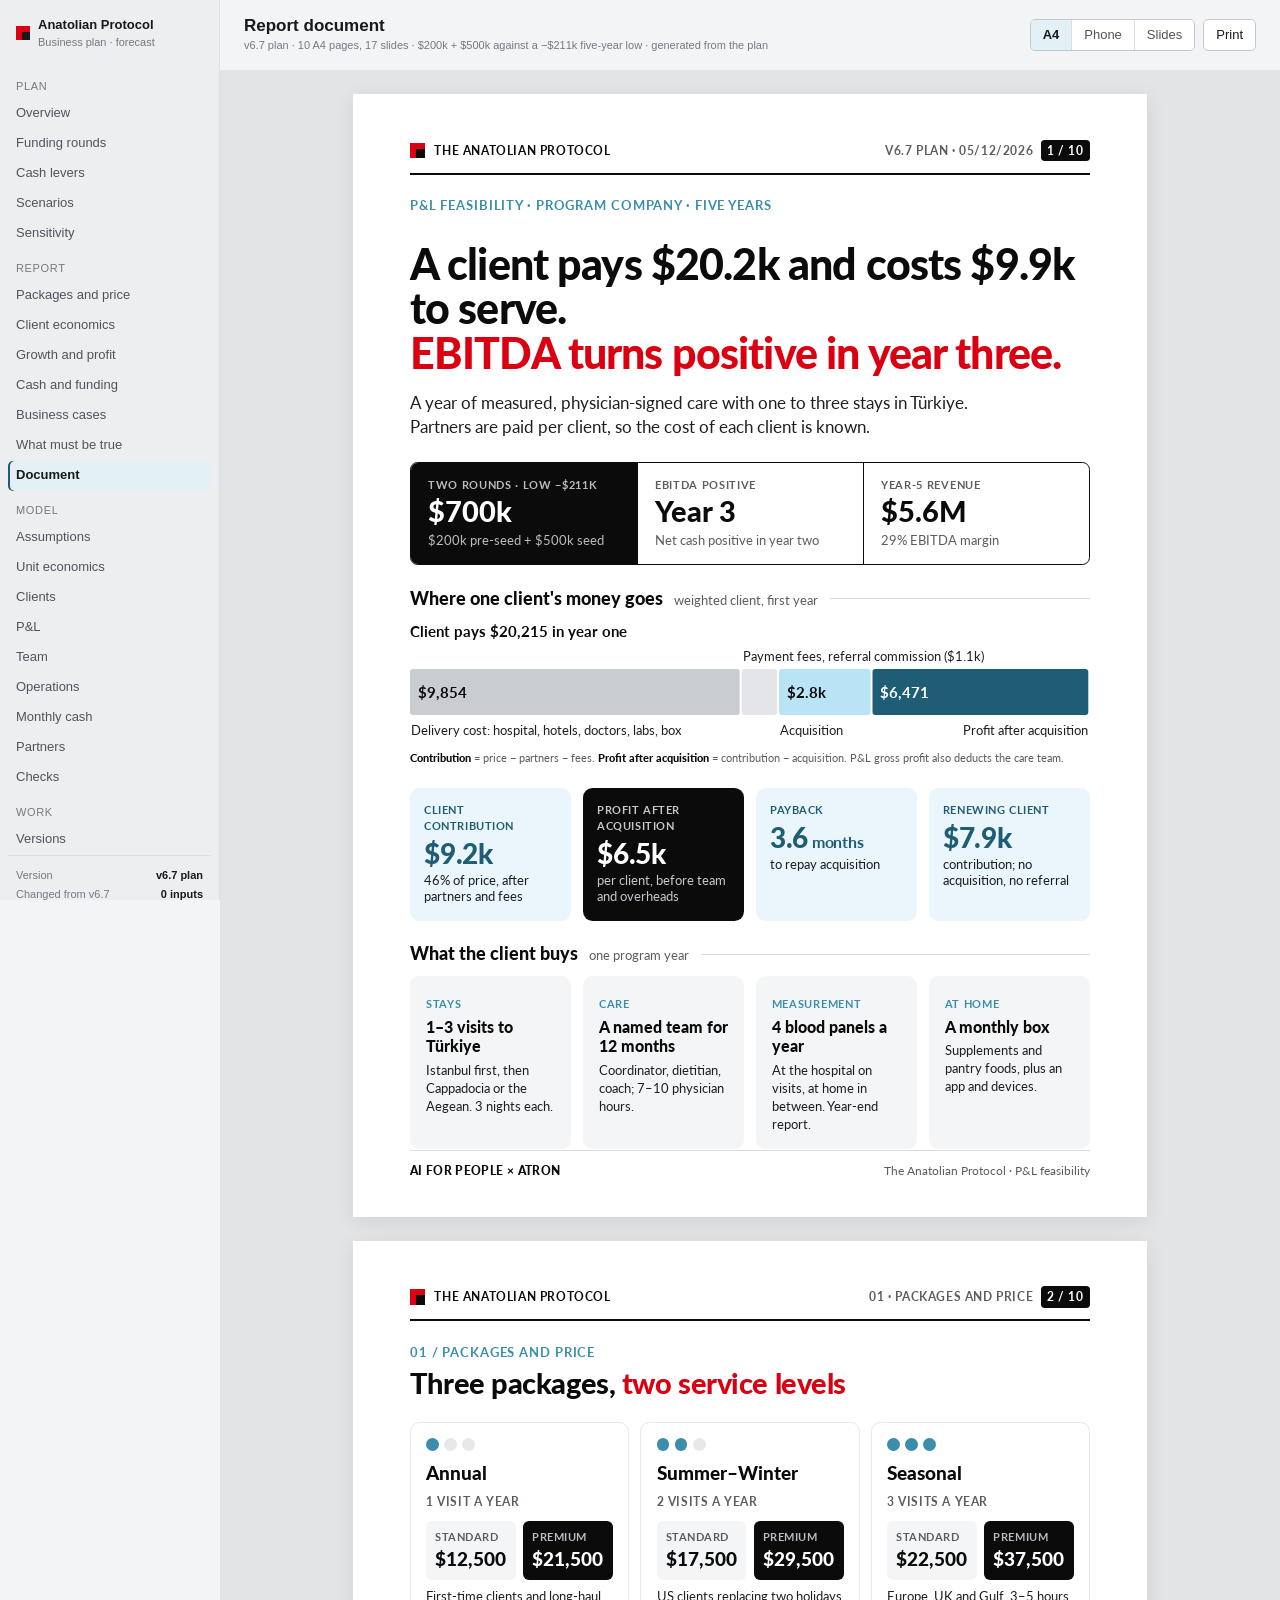
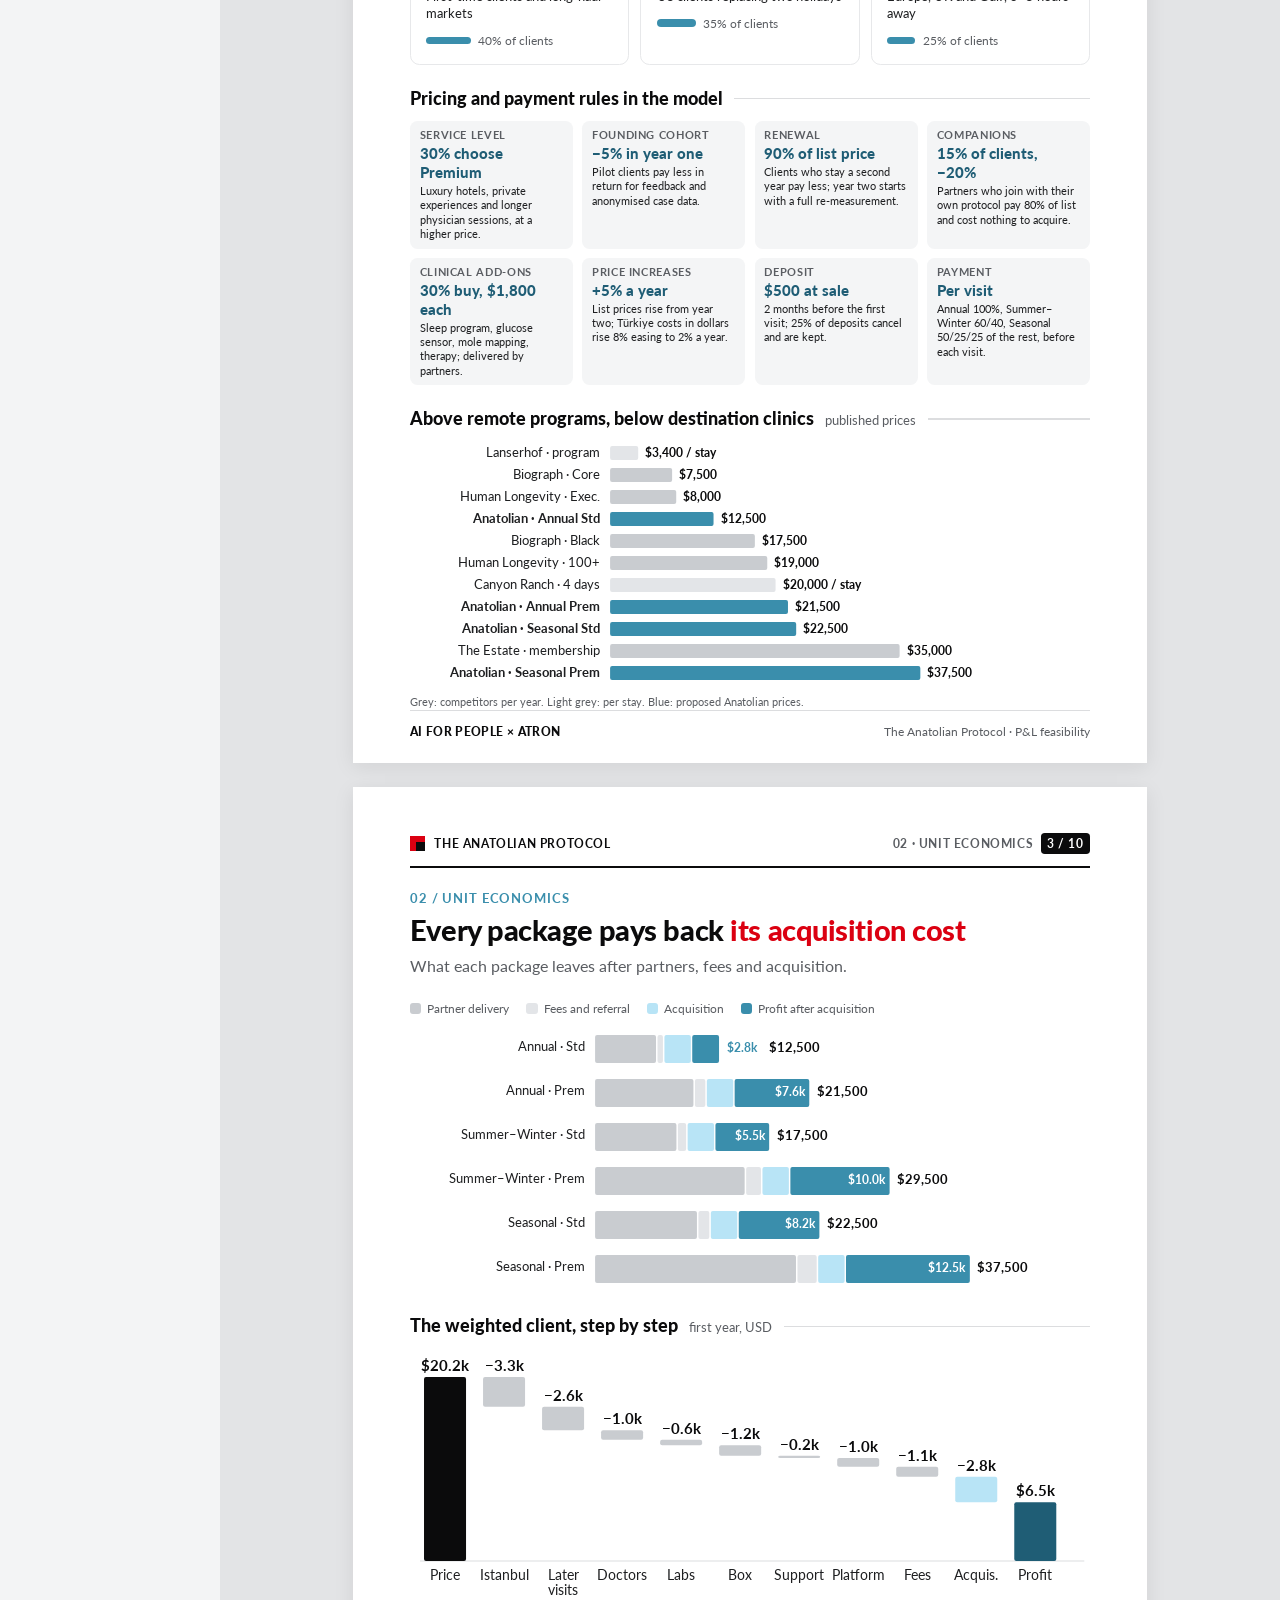
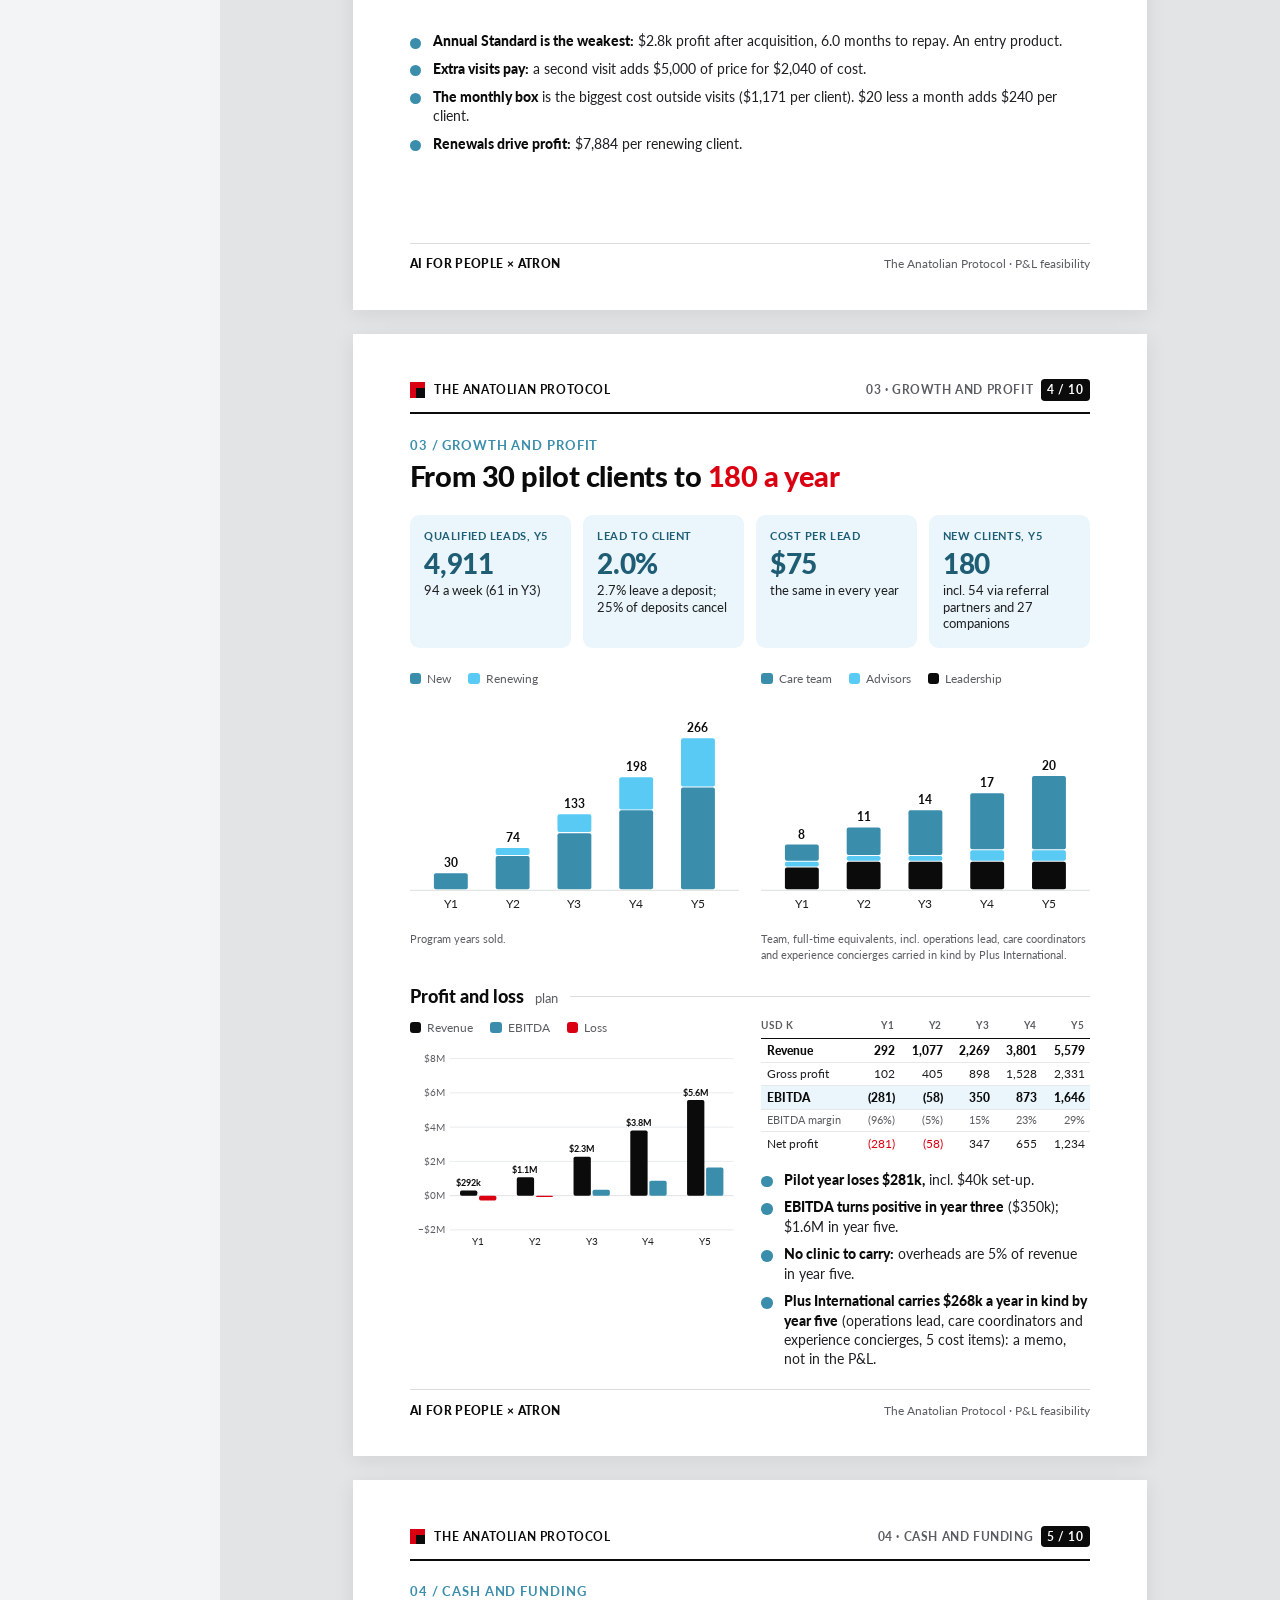
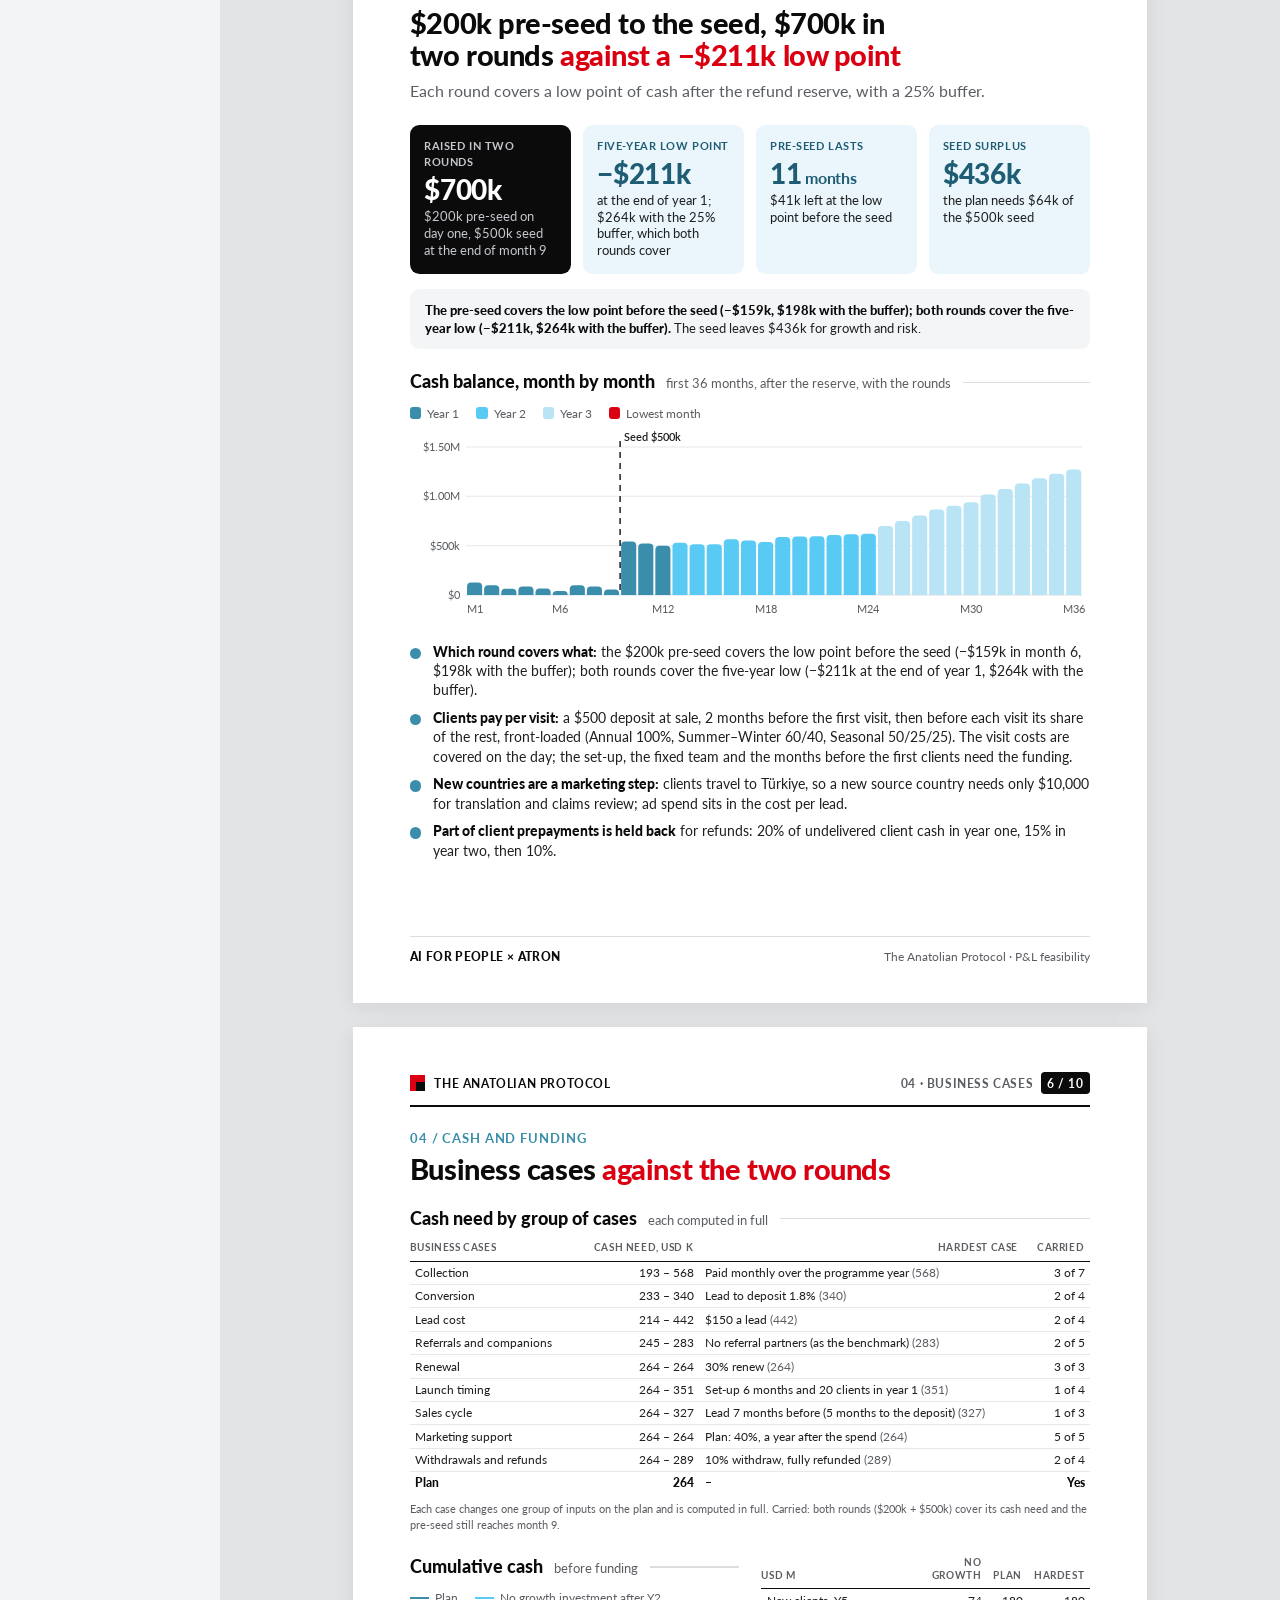
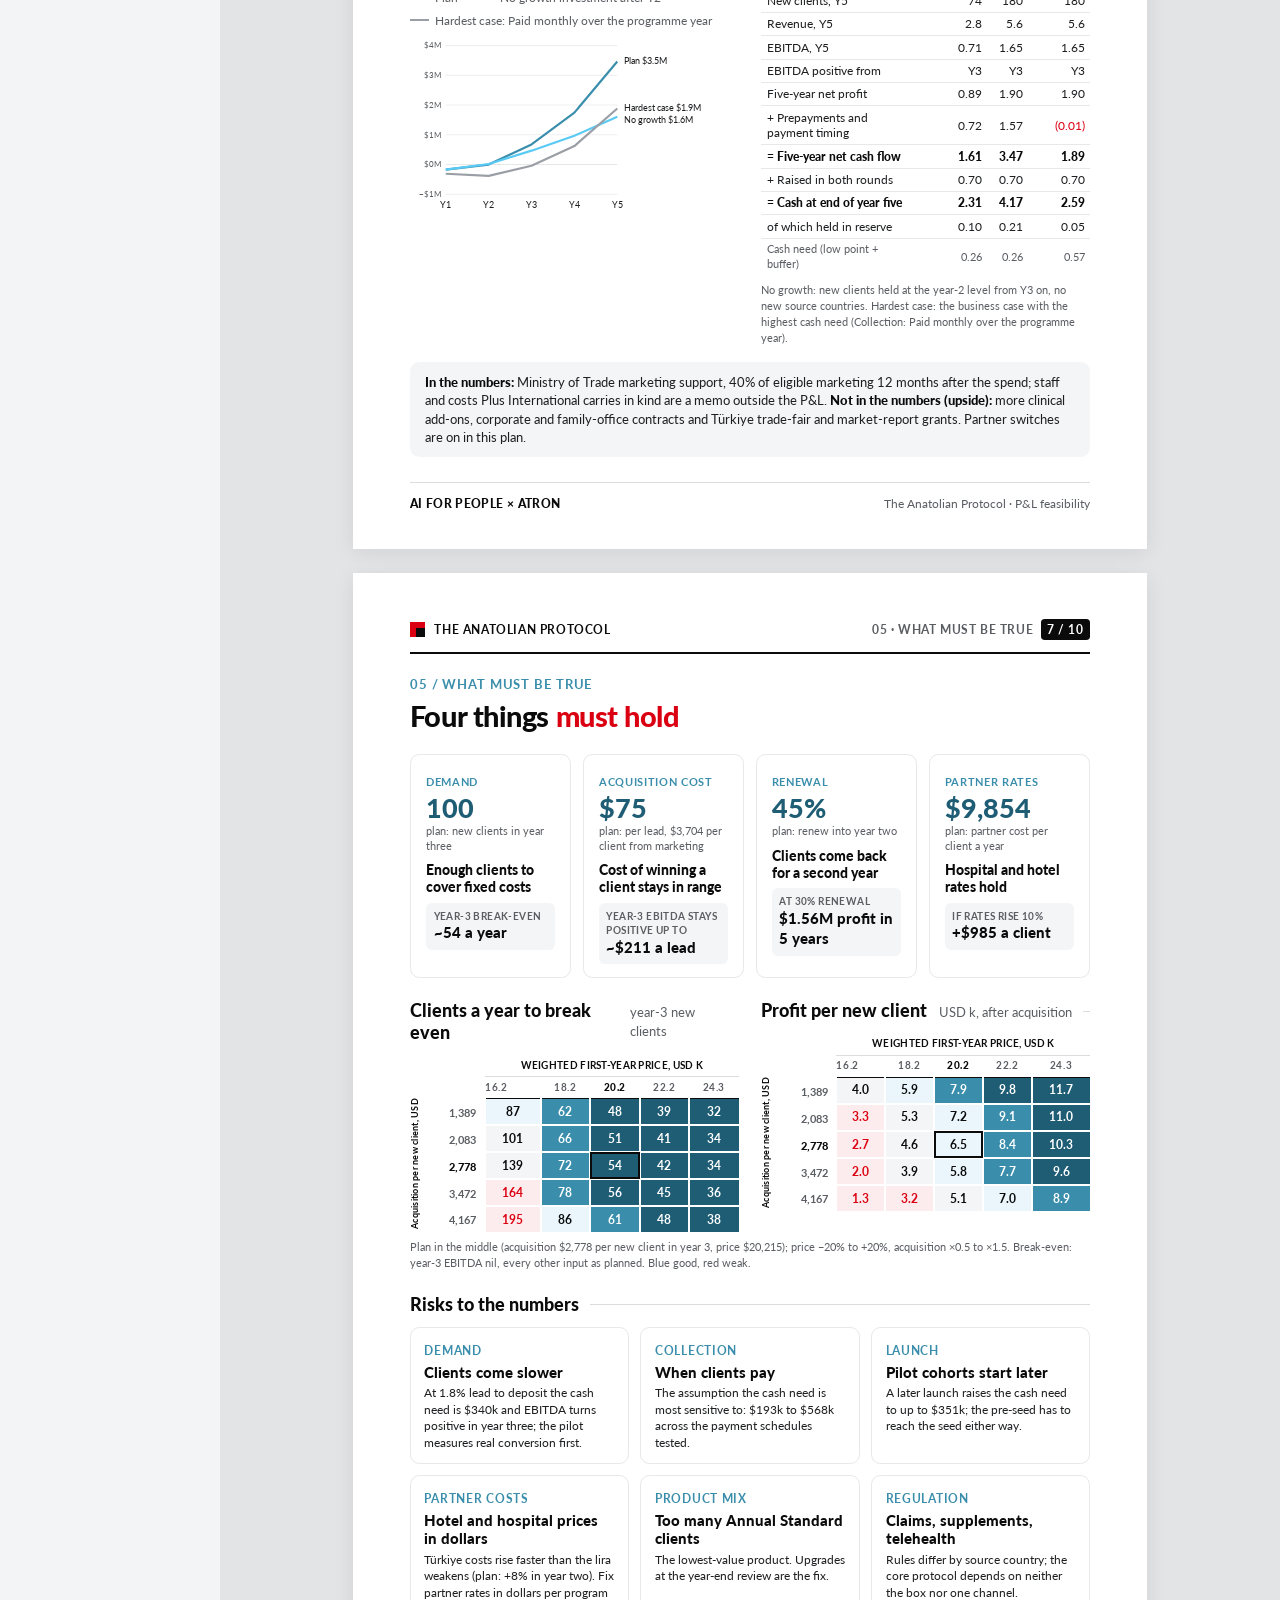
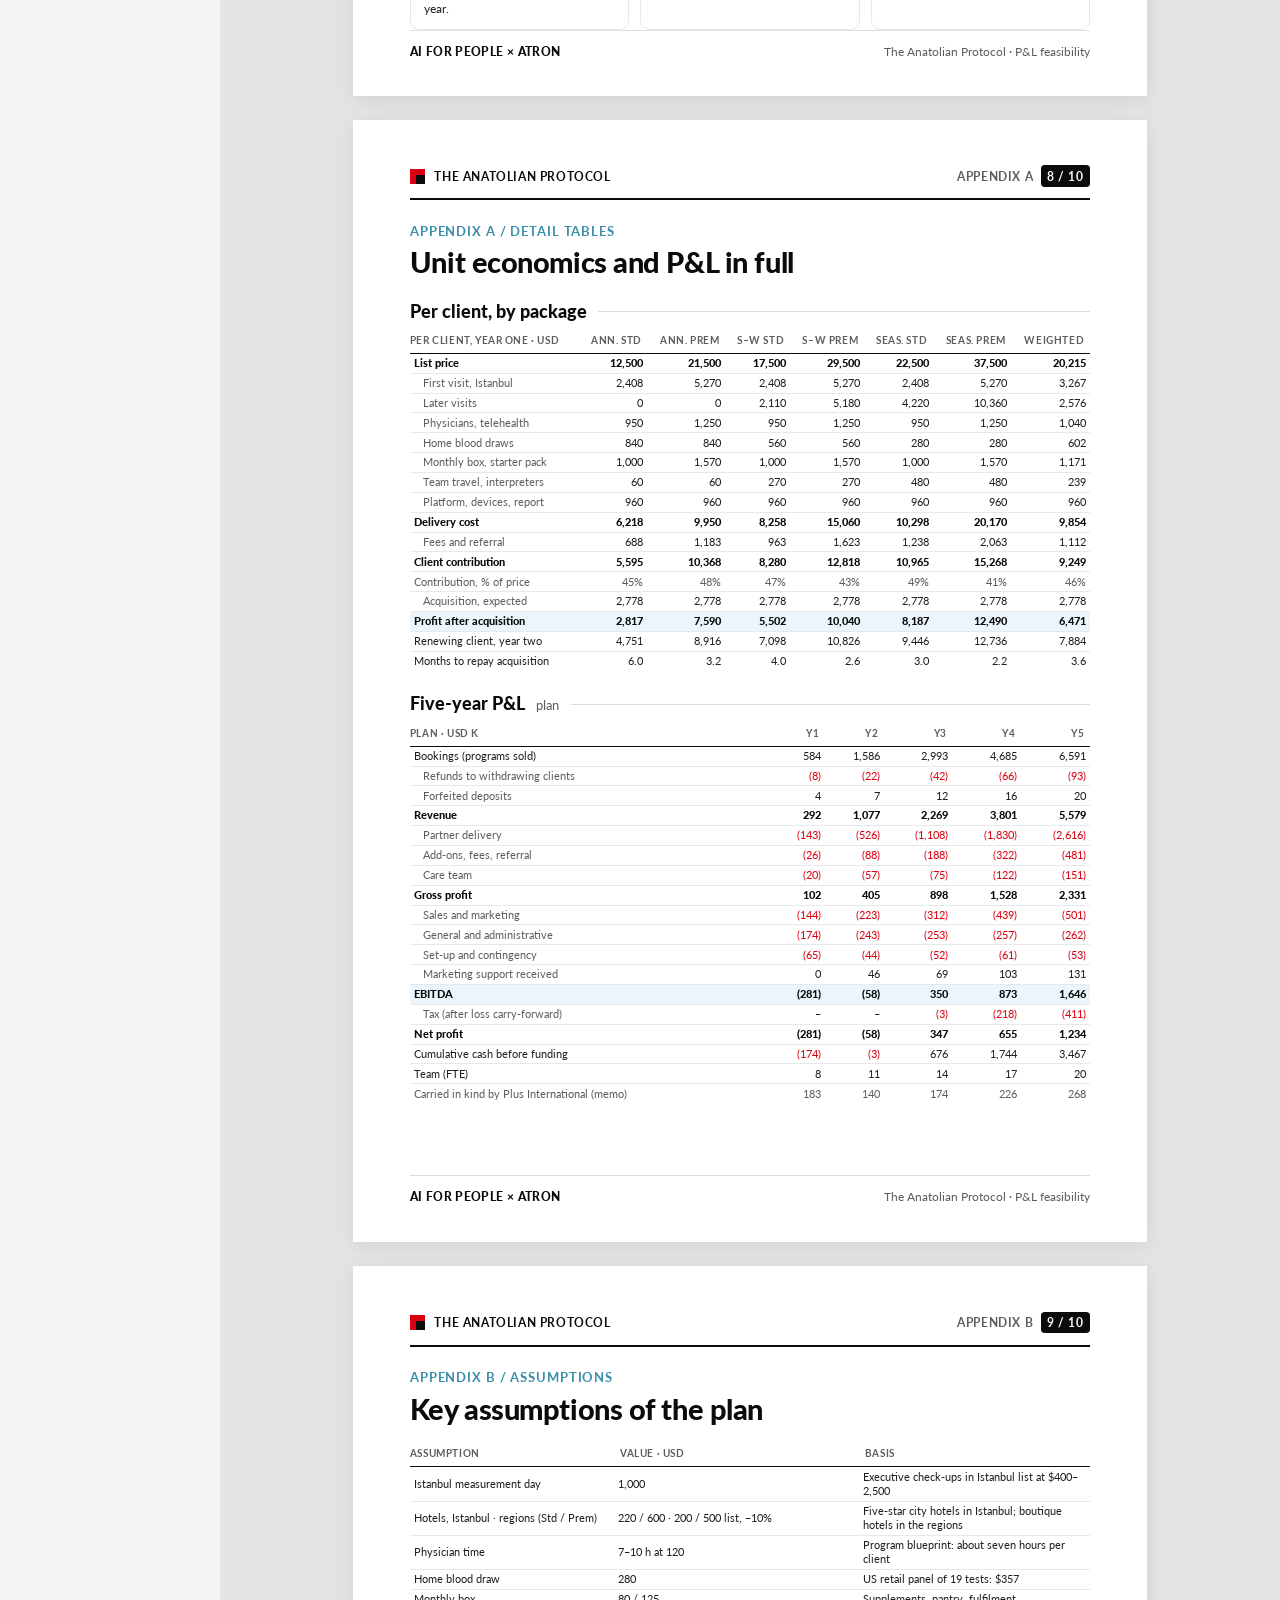
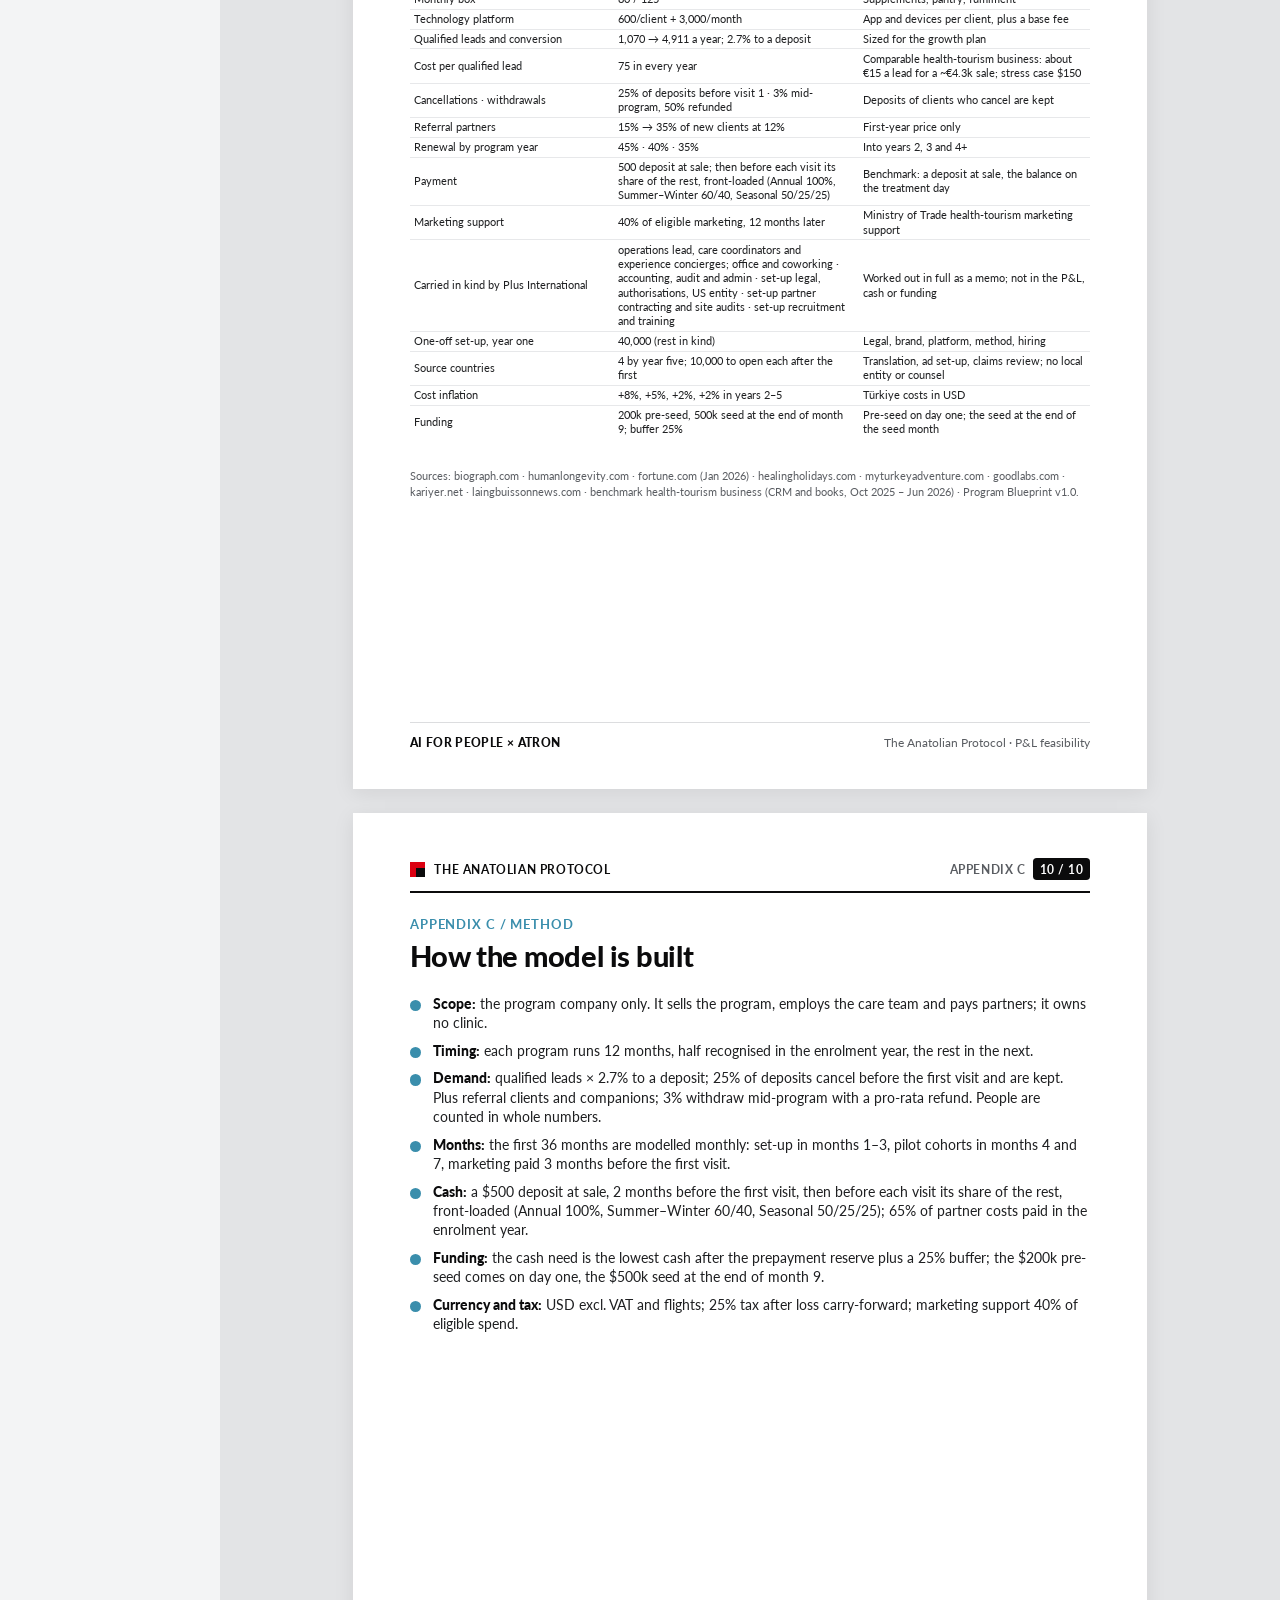
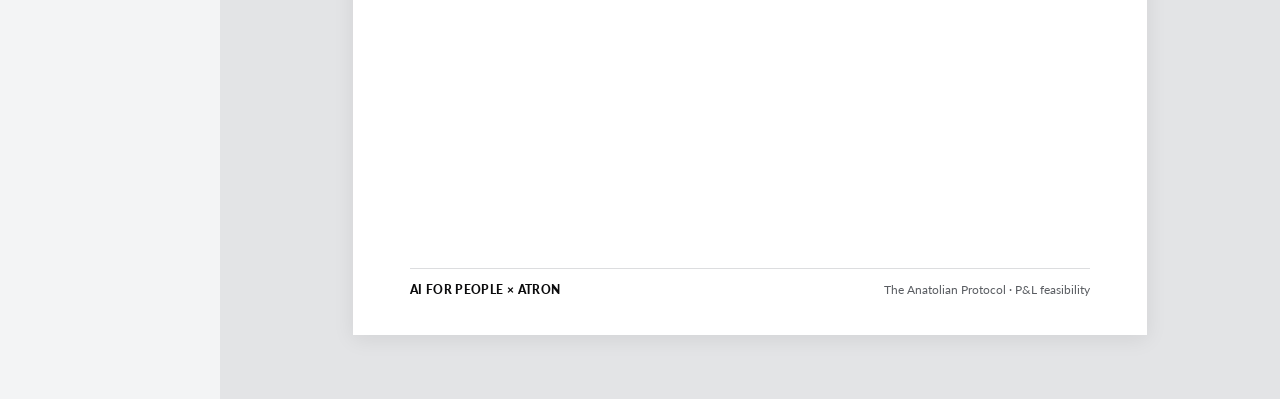
<file: index.html>
<!doctype html>
<html lang="en-GB">
<head>
<meta charset="utf-8">
<meta name="viewport" content="width=device-width, initial-scale=1">
<title>The Anatolian Protocol — P&amp;L feasibility</title>
<meta name="robots" content="noindex, nofollow">
<meta http-equiv="refresh" content="0; url=plan/#/report">
<link rel="canonical" href="plan/#/report">
<script>location.replace("plan/#/report");</script>
<style>
  body { margin: 0; padding: 32px 16px; font: 15px/1.5 ui-sans-serif, -apple-system, "Segoe UI", sans-serif; color: #1e1f21; background: #ffffff; }
  @media (prefers-color-scheme: dark) { body { color: #eceef0; background: #121416; } a { color: #59caf4; } }
</style>
</head>
<body>
<p>The P&amp;L feasibility report now lives in the plan tool and is built from the current plan: <a href="plan/#/report">open the report</a>.</p>
</body>
</html>
</file>
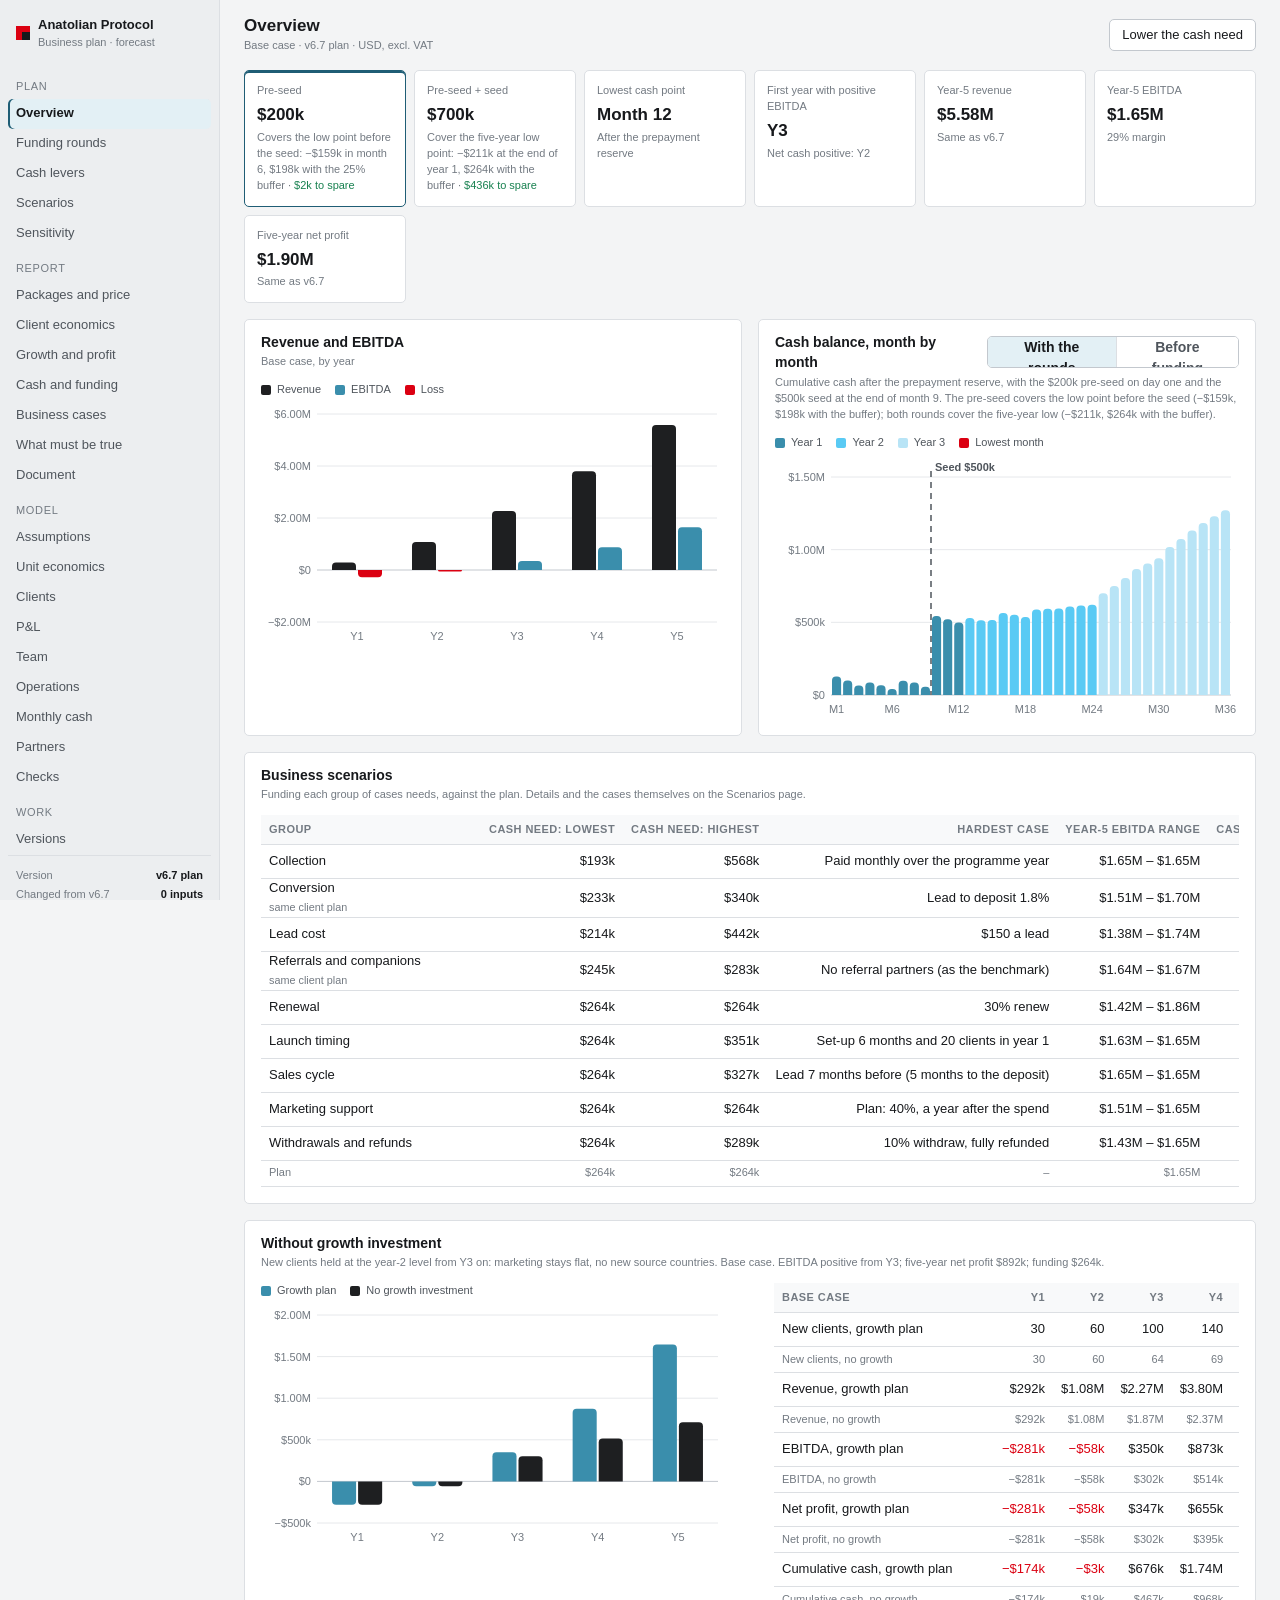
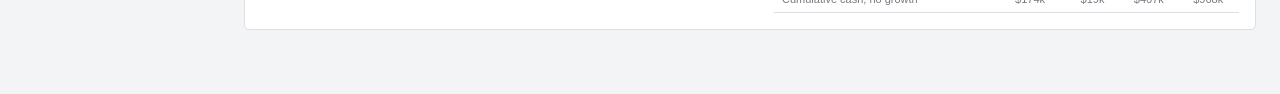
<file: plan/index.html>
<!doctype html>
<html lang="en-GB">
<head>
<meta charset="utf-8">
<meta name="viewport" content="width=device-width, initial-scale=1">
<title>Anatolian Protocol plan</title>
<meta name="description" content="Five-year forecast, funding and scenarios for The Anatolian Protocol program company.">
<meta name="robots" content="noindex, nofollow">
<link rel="stylesheet" href="css/app.css?v=83">
<link rel="stylesheet" href="https://fonts.googleapis.com/css2?family=Lato:wght@400;700;900&display=swap">
<link rel="stylesheet" href="css/report.css?v=83">
</head>
<body>
<div class="ui-shell">
  <aside class="ui-rail">
    <div class="ui-brand"><i></i><div>Anatolian Protocol<small>Business plan · forecast</small></div></div>
    <nav class="ui-nav" id="nav" aria-label="Pages"></nav>
    <div class="ui-rail-foot" id="foot"></div>
  </aside>
  <main class="ui-main" id="main"><div class="ui-empty">Loading the plan.</div></main>
</div>
<div class="ui-toast" id="toast" role="status" hidden></div>
<script src="js/model.js?v=83"></script>
<script src="js/schema.js?v=83"></script>
<script src="js/charts.js?v=83"></script>
<script src="js/checks.js?v=83"></script>
<script src="js/report.js?v=83"></script>
<script src="js/app.js?v=83"></script>
</body>
</html>
</file>
<file: plan/css/app.css>
/* The Anatolian Protocol — forecast tool.
   Layers: reset → tokens → primitives → screens → responsive (last, so breakpoints win). */

/* ---------------------------------------------------------------- reset */
*, *::before, *::after { box-sizing: border-box; }
html, body { margin: 0; height: 100%; }
h1, h2, h3, p, ul, ol { margin: 0; padding: 0; }
button, input, select { font: inherit; color: inherit; }
svg { display: block; overflow: visible; }

/* ---------------------------------------------------------------- tokens */
:root {
  color-scheme: light;
  --ui-font: ui-sans-serif, -apple-system, "Segoe UI", Roboto, sans-serif;
  --ui-text-size: 13px;
  --ui-meta-size: 11px;
  --ui-radius: 5px;
  --ui-control-h: 32px;
  --ui-row-h: 34px;
  --ui-head-h: 30px;

  --ui-bg: #f3f4f5;
  --ui-surface: #ffffff;
  --ui-surface-2: #f8f9fa;
  --ui-rail: #eceef0;
  --ui-border: #dcdfe3;
  --ui-border-strong: #c3c8ce;
  --ui-text: #17191c;
  --ui-text-2: #4f555c;
  --ui-muted: #737a82;
  --ui-accent: #1f5d75;
  --ui-accent-soft: #e3f0f5;
  --ui-accent-ink: #ffffff;
  --ui-focus: #3a8eac;
  --ui-success: #17804f;
  --ui-success-soft: #e4f4ec;
  --ui-warning: #a86400;
  --ui-warning-soft: #fdf1dc;
  --ui-danger: #db0011;
  --ui-danger-soft: #fbe8e8;
  --ui-changed: #fff5d6;
  --ui-changed-line: #e2b84a;
  --ui-brand: #db0011;

  /* chart roles (dataviz reference palette, light steps) */
  /* brand (the report's colours): petrol, sky, deep petrol, red, ink */
  --brand-ink: #1e1f21; --brand-deep: #1f5d75; --brand-tb: #3a8eac; --brand-tl: #59caf4; --brand-blue-line: #b8e4f6; --brand-blue-soft: #eaf6fb;
  --brand-red: #db0011; --brand-red-soft: #fdeced; --brand-cost: #c9ccd0; --brand-cost2: #e3e5e8; --brand-dark-bg: #15181c;
  /* chart roles: brand series (validated: adjacent pairs separate under CVD; ink and sky carry labels) */
  --viz-1: var(--brand-tb);
  --viz-2: var(--brand-ink);
  --viz-3: var(--brand-tl);
  --viz-red: var(--brand-red);
  --viz-neutral: #9aa1a9;
  --viz-y1: var(--brand-tb);
  --viz-y2: var(--brand-tl);
  --viz-y3: var(--brand-blue-line);
  --viz-low: var(--brand-red);
  --viz-grid: #e6e8eb;
  --viz-axis: #c3c8ce;
}
@media (prefers-color-scheme: dark) {
  :root:where(:not([data-theme="light"])) {
    color-scheme: dark;
    --ui-bg: #121416;
    --ui-surface: #1a1d20;
    --ui-surface-2: #202427;
    --ui-rail: #16191b;
    --ui-border: #2e3338;
    --ui-border-strong: #424950;
    --ui-text: #eceef0;
    --ui-text-2: #b9c0c7;
    --ui-muted: #8d959d;
    --ui-accent: #59caf4;
    --ui-accent-soft: #15323d;
    --ui-accent-ink: #0b1a20;
    --ui-focus: #59caf4;
    --ui-success: #4cc28a;
    --ui-success-soft: #13301f;
    --ui-warning: #e0a33a;
    --ui-warning-soft: #33270f;
    --ui-danger: #ef6b6b;
    --ui-danger-soft: #3a1a1a;
    --ui-changed: #3a3216;
    --ui-changed-line: #b8902a;
    --brand-ink: #e6e8ea; --brand-deep: #8fd8f7; --brand-tb: #4bb8e2; --brand-tl: #2a6f8c; --brand-blue-line: #1f4f63; --brand-blue-soft: #15323d;
    --brand-red: #ef6b6b; --brand-red-soft: #3a1a1a; --brand-cost: #4a5057; --brand-cost2: #353a40; --brand-dark-bg: #0b0d0f;
    --viz-neutral: #6b737b;
    --viz-grid: #2a2f34;
    --viz-axis: #424950;
  }
}
:root[data-theme="dark"] {
  color-scheme: dark;
  --ui-bg: #121416; --ui-surface: #1a1d20; --ui-surface-2: #202427; --ui-rail: #16191b;
  --ui-border: #2e3338; --ui-border-strong: #424950; --ui-text: #eceef0; --ui-text-2: #b9c0c7; --ui-muted: #8d959d;
  --ui-accent: #59caf4; --ui-accent-soft: #15323d; --ui-accent-ink: #0b1a20; --ui-focus: #59caf4;
  --ui-success: #4cc28a; --ui-success-soft: #13301f; --ui-warning: #e0a33a; --ui-warning-soft: #33270f;
  --ui-danger: #ef6b6b; --ui-danger-soft: #3a1a1a; --ui-changed: #3a3216; --ui-changed-line: #b8902a;
  --viz-neutral: #6b737b; --viz-grid: #2a2f34; --viz-axis: #424950;
  --brand-ink: #e6e8ea; --brand-deep: #8fd8f7; --brand-tb: #4bb8e2; --brand-tl: #2a6f8c; --brand-blue-line: #1f4f63; --brand-blue-soft: #15323d;
  --brand-red: #ef6b6b; --brand-red-soft: #3a1a1a; --brand-cost: #4a5057; --brand-cost2: #353a40; --brand-dark-bg: #0b0d0f;
}

/* ---------------------------------------------------------------- primitives */
body {
  font: 400 var(--ui-text-size)/1.45 var(--ui-font);
  background: var(--ui-bg); color: var(--ui-text);
  -webkit-font-smoothing: antialiased;
}
.num, td, th { font-variant-numeric: tabular-nums; }
:focus-visible { outline: 2px solid var(--ui-focus); outline-offset: 1px; }
a { color: var(--ui-accent); }

.ui-shell { display: grid; grid-template-columns: 220px minmax(0, 1fr); min-height: 100vh; }
.ui-rail {
  position: sticky; top: 0; height: 100vh; overflow-y: auto;
  background: var(--ui-rail); border-right: 1px solid var(--ui-border);
  display: flex; flex-direction: column; padding: 12px 8px;
}
.ui-brand { display: flex; align-items: center; gap: 8px; padding: 4px 8px 16px; font-weight: 650; }
.ui-brand i { width: 14px; height: 14px; background: var(--ui-brand); position: relative; flex: none; }
.ui-brand i::after { content: ""; position: absolute; left: 6px; top: 6px; width: 8px; height: 8px; background: var(--ui-text); }
.ui-brand small { display: block; font-weight: 400; font-size: var(--ui-meta-size); color: var(--ui-muted); }
.ui-nav-label { font-size: var(--ui-meta-size); text-transform: uppercase; letter-spacing: .06em; color: var(--ui-muted); padding: 12px 8px 4px; }
.ui-nav a {
  display: flex; align-items: center; justify-content: space-between; height: 30px; padding: 0 8px;
  border-radius: var(--ui-radius); color: var(--ui-text-2); text-decoration: none;
}
.ui-nav a:hover { background: var(--ui-surface-2); color: var(--ui-text); }
.ui-nav a[aria-current="page"] { background: var(--ui-accent-soft); color: var(--ui-text); box-shadow: inset 2px 0 0 var(--ui-accent); font-weight: 600; }
.ui-rail-foot { margin-top: auto; padding: 12px 8px 0; border-top: 1px solid var(--ui-border); font-size: var(--ui-meta-size); color: var(--ui-muted); display: grid; gap: 4px; }
.ui-rail-foot b { color: var(--ui-text); font-weight: 600; }
.ui-rail-foot .row { display: flex; justify-content: space-between; gap: 8px; }

.ui-main { min-width: 0; padding: 16px 24px 48px; }
.ui-header { display: flex; align-items: center; justify-content: space-between; gap: 16px; margin-bottom: 16px; min-height: var(--ui-control-h); }
.ui-header h1 { font-size: 17px; font-weight: 650; line-height: 1.2; }
.ui-header .meta { font-size: var(--ui-meta-size); color: var(--ui-muted); margin-top: 2px; }
.ui-actions { display: flex; gap: 8px; flex-wrap: wrap; justify-content: flex-end; }

.ui-btn {
  height: var(--ui-control-h); padding: 0 12px; border-radius: var(--ui-radius);
  border: 1px solid var(--ui-border-strong); background: var(--ui-surface); cursor: pointer; white-space: nowrap;
}
.ui-btn:hover { border-color: var(--ui-accent); }
.ui-btn.primary { background: var(--ui-accent); border-color: var(--ui-accent); color: var(--ui-accent-ink); font-weight: 600; }
.ui-btn.ghost { border-color: transparent; background: transparent; color: var(--ui-text-2); }
.ui-btn.small { height: 26px; padding: 0 8px; font-size: var(--ui-meta-size); }
.ui-btn:disabled { opacity: .5; cursor: default; }

.ui-seg { display: inline-flex; border: 1px solid var(--ui-border-strong); border-radius: var(--ui-radius); overflow: hidden; }
.ui-seg button { height: 30px; padding: 0 12px; border: 0; background: var(--ui-surface); cursor: pointer; color: var(--ui-text-2); }
.ui-seg button + button { border-left: 1px solid var(--ui-border); }
.ui-seg button[aria-pressed="true"] { background: var(--ui-accent-soft); color: var(--ui-text); font-weight: 600; }

.ui-panel { background: var(--ui-surface); border: 1px solid var(--ui-border); border-radius: var(--ui-radius); margin-bottom: 16px; min-width: 0; }
.ui-panel > h2, .ui-panel-head { font-size: 14px; font-weight: 650; padding: 12px 16px 0; }
.ui-panel-head { display: flex; justify-content: space-between; align-items: center; gap: 8px; padding-bottom: 0; }
.ui-panel-head h2 { font-size: 14px; font-weight: 650; }
.ui-panel .sub { font-size: var(--ui-meta-size); color: var(--ui-muted); padding: 2px 16px 0; }
.ui-panel .body { padding: 12px 16px 16px; }
.ui-grid { display: grid; gap: 16px; grid-template-columns: repeat(2, minmax(0, 1fr)); }
.ui-grid > .ui-panel { margin-bottom: 0; }
.ui-stack { display: grid; gap: 16px; }
.ui-cols { columns: 2 520px; column-gap: 16px; }
.ui-cols > .ui-panel { break-inside: avoid; display: inline-block; width: 100%; }

.ui-tiles { display: grid; grid-template-columns: repeat(auto-fit, minmax(160px, 1fr)); gap: 8px; margin-bottom: 16px; }
.ui-tile { background: var(--ui-surface); border: 1px solid var(--ui-border); border-radius: var(--ui-radius); padding: 12px; min-width: 0; }
.ui-tile .k { font-size: var(--ui-meta-size); color: var(--ui-muted); }
.ui-tile .v { font-size: 17px; font-weight: 650; margin-top: 4px; font-variant-numeric: tabular-nums; }
.ui-tile .d { font-size: var(--ui-meta-size); color: var(--ui-muted); margin-top: 2px; }
.ui-tile.focus { border-color: var(--ui-accent); box-shadow: inset 0 2px 0 var(--ui-accent); }
.delta-good { color: var(--ui-success); }
.delta-bad { color: var(--ui-danger); }

.ui-table-wrap { overflow-x: auto; }
table.ui-table { width: 100%; border-collapse: collapse; }
.ui-table th, .ui-table td { height: var(--ui-row-h); padding: 0 8px; border-bottom: 1px solid var(--ui-border); text-align: right; white-space: nowrap; }
.ui-table th { height: var(--ui-head-h); font-size: var(--ui-meta-size); font-weight: 600; color: var(--ui-muted); text-transform: uppercase; letter-spacing: .04em; background: var(--ui-surface-2); position: sticky; top: 0; }
.ui-table th:first-child, .ui-table td:first-child { text-align: left; white-space: normal; min-width: 220px; position: sticky; left: 0; background: var(--ui-surface); }
.ui-table th:first-child { background: var(--ui-surface-2); }
.ui-table tr.group td { font-size: var(--ui-meta-size); text-transform: uppercase; letter-spacing: .05em; color: var(--ui-muted); font-weight: 600; height: 30px; background: var(--ui-surface-2); }
.ui-table tr.total td { font-weight: 650; }
.ui-table tr.key td { font-weight: 650; background: var(--ui-accent-soft); }
.ui-table tr.key td:first-child { background: var(--ui-accent-soft); }
.ui-table tr.minor td { color: var(--ui-muted); font-size: var(--ui-meta-size); height: 26px; }
.ui-table td.neg { color: var(--ui-danger); }
.ui-table td.low { box-shadow: inset 0 -2px 0 var(--ui-danger); }

.ui-field { display: grid; grid-template-columns: minmax(200px, 1fr) auto; gap: 8px 16px; align-items: center; padding: 6px 0; border-bottom: 1px solid var(--ui-border); }
.ui-field:last-child { border-bottom: 0; }
.ui-field .lbl { min-width: 0; }
.ui-field .lbl small { display: block; font-size: var(--ui-meta-size); color: var(--ui-muted); }
.ui-field .inputs { display: flex; gap: 6px; flex-wrap: wrap; justify-content: flex-end; }
.ui-input {
  height: 28px; width: 96px; padding: 0 8px; text-align: right; border-radius: var(--ui-radius);
  border: 1px solid var(--ui-border-strong); background: var(--ui-surface); font-variant-numeric: tabular-nums;
}
.ui-input.narrow { width: 72px; }
.ui-input.changed { background: var(--ui-changed); border-color: var(--ui-changed-line); }
.ui-input.invalid { border-color: var(--ui-danger); box-shadow: inset 0 0 0 1px var(--ui-danger); background: var(--ui-danger-soft); }
.ui-msg { display: block; font-size: var(--ui-meta-size); margin-top: 2px; }
.ui-msg.error { color: var(--ui-danger); }
.ui-msg.warn { color: var(--ui-warning); }
.ui-switch { display: inline-flex; align-items: center; gap: 6px; height: 28px; cursor: pointer; }
.ui-switch input { width: 16px; height: 16px; accent-color: var(--ui-accent); margin: 0; }
.ui-count { font-size: var(--ui-meta-size); font-weight: 650; min-width: 18px; height: 18px; padding: 0 5px; border-radius: 9px; display: inline-grid; place-items: center; }
.ui-count.bad { background: var(--ui-danger-soft); color: var(--ui-danger); }
.ui-count.warn { background: var(--ui-warning-soft); color: var(--ui-warning); }
.ui-input-cap { display: grid; gap: 2px; text-align: right; }
.ui-input-cap span { font-size: var(--ui-meta-size); color: var(--ui-muted); }
.ui-reset { font-size: var(--ui-meta-size); color: var(--ui-muted); background: none; border: 0; cursor: pointer; padding: 0 4px; text-decoration: underline; }
.ui-reset[hidden] { display: none; }

.ui-check { display: grid; grid-template-columns: 20px minmax(0, 1fr) auto; gap: 4px 8px; padding: 10px 0; border-bottom: 1px solid var(--ui-border); align-items: start; }
.ui-check:last-child { border-bottom: 0; }
.ui-check input { margin: 2px 0 0; width: 16px; height: 16px; accent-color: var(--ui-accent); }
.ui-check .t { font-weight: 600; }
.ui-check .x { font-size: var(--ui-meta-size); color: var(--ui-muted); grid-column: 2; }
.ui-check .g { font-size: var(--ui-meta-size); color: var(--ui-muted); text-transform: uppercase; letter-spacing: .05em; }
.ui-check .amt { font-weight: 650; text-align: right; font-variant-numeric: tabular-nums; }

.ui-note { font-size: var(--ui-meta-size); color: var(--ui-muted); padding: 8px 16px 12px; }
.ui-banner { border: 1px solid var(--ui-border); border-left: 3px solid var(--ui-accent); background: var(--ui-surface); padding: 10px 12px; border-radius: var(--ui-radius); margin-bottom: 16px; }
.ui-banner[role="alert"] { border-left-color: var(--ui-danger); }
.ui-empty { border: 1px dashed var(--ui-border-strong); border-radius: var(--ui-radius); padding: 12px; color: var(--ui-muted); }
.ui-list-row { display: flex; align-items: center; justify-content: space-between; gap: 12px; min-height: var(--ui-row-h); padding: 6px 0; border-bottom: 1px solid var(--ui-border); }
.ui-list-row:last-child { border-bottom: 0; }
.ui-list-row .meta { font-size: var(--ui-meta-size); color: var(--ui-muted); }
.ui-tag { display: inline-block; font-size: var(--ui-meta-size); padding: 0 6px; border-radius: 3px; background: var(--ui-surface-2); border: 1px solid var(--ui-border); color: var(--ui-text-2); margin-left: 6px; }
.ui-tag.active { background: var(--ui-accent-soft); border-color: var(--ui-accent); color: var(--ui-text); }
.ui-tag.bad { background: var(--ui-danger-soft); border-color: var(--ui-danger); color: var(--ui-danger); margin: 0 6px 0 0; }
.ui-tag.warn { background: var(--ui-warning-soft); border-color: var(--ui-warning); color: var(--ui-warning); margin: 0 6px 0 0; }

.ui-toast { position: fixed; bottom: 16px; left: 50%; transform: translateX(-50%); background: var(--ui-text); color: var(--ui-surface); padding: 8px 14px; border-radius: var(--ui-radius); box-shadow: 0 4px 16px rgba(0,0,0,.18); z-index: 20; }
.ui-toast[hidden] { display: none; }

/* ---------------------------------------------------------------- charts */
.viz { position: relative; }
.viz svg text { font: 400 var(--ui-meta-size) var(--ui-font); fill: var(--ui-muted); }
.viz svg text.lbl { fill: var(--ui-text-2); font-weight: 600; }
.viz .grid { stroke: var(--viz-grid); stroke-width: 1; }
.viz .axis { stroke: var(--viz-axis); stroke-width: 1; }
.viz .zero { stroke: var(--ui-border-strong); stroke-width: 1; }
.viz .s1 { fill: var(--viz-1); } .viz .s2 { fill: var(--viz-2); } .viz .s3 { fill: var(--viz-3); } .viz .sn { fill: var(--viz-neutral); }
.viz .my1 { fill: var(--viz-y1); } .viz .my2 { fill: var(--viz-y2); } .viz .my3 { fill: var(--viz-y3); }
.viz .mlow { fill: var(--viz-low); }
.viz .sred { fill: var(--viz-red); }
.viz svg text.mlow-t { fill: var(--ui-danger); font-weight: 650; }
.viz .refline { stroke: var(--ui-text-2); stroke-width: 1.5; stroke-dasharray: 6 5; }
.viz .l1 { stroke: var(--viz-1); } .viz .l2 { stroke: var(--viz-2); } .viz .l3 { stroke: var(--viz-3); }
.viz .line { fill: none; stroke-width: 2; stroke-linejoin: round; stroke-linecap: round; }
.viz .line.dash { stroke-dasharray: 4 3; }
.viz .hit { fill: transparent; cursor: crosshair; }
.viz .cross { stroke: var(--ui-border-strong); stroke-width: 1; }
.viz .dot { stroke: var(--ui-surface); stroke-width: 2; }
.viz .mark-low { fill: var(--ui-danger); stroke: var(--ui-surface); stroke-width: 2; }
.viz-legend { display: flex; flex-wrap: wrap; gap: 4px 14px; font-size: var(--ui-meta-size); color: var(--ui-text-2); margin-bottom: 8px; }
.viz-legend span { display: inline-flex; align-items: center; gap: 6px; }
.viz-legend i { width: 10px; height: 10px; border-radius: 2px; display: inline-block; }
.viz-legend i.l { height: 2px; border-radius: 1px; width: 14px; }
.viz-legend i.dash { background: repeating-linear-gradient(90deg, var(--viz-2) 0 4px, transparent 4px 7px) !important; }
.viz-tip {
  position: absolute; pointer-events: none; z-index: 5; min-width: 140px;
  background: var(--ui-surface); border: 1px solid var(--ui-border-strong); border-radius: var(--ui-radius);
  box-shadow: 0 4px 14px rgba(0,0,0,.12); padding: 6px 8px; font-size: var(--ui-meta-size); color: var(--ui-text);
}
.viz-tip[hidden] { display: none; }
.viz-tip b { display: block; margin-bottom: 2px; }
.viz-tip .r { display: flex; justify-content: space-between; gap: 12px; font-variant-numeric: tabular-nums; }
.viz-tip .r i { width: 8px; height: 8px; border-radius: 2px; display: inline-block; margin-right: 4px; }

/* ---------------------------------------------------------------- print */
@media print {
  .ui-shell { display: block; }
  .ui-rail, .ui-actions, .ui-reset { display: none !important; }
  .ui-main { padding: 0; }
  body { background: #fff; }
  .ui-panel { break-inside: avoid; }
}

/* ---------------------------------------------------------------- responsive (last) */
@media (max-width: 1100px) { .ui-grid { grid-template-columns: minmax(0, 1fr); } }
@media (max-width: 800px) {
  .ui-shell { grid-template-columns: minmax(0, 1fr); }
  .ui-rail { position: static; height: auto; flex-direction: row; flex-wrap: wrap; align-items: center; gap: 4px; padding: 8px; border-right: 0; border-bottom: 1px solid var(--ui-border); }
  .ui-brand { padding: 4px 8px; width: 100%; }
  .ui-nav-label, .ui-rail-foot { display: none; }
  .ui-nav { display: contents; }
  .ui-nav a { height: 28px; }
  .ui-main { padding: 12px 16px 40px; }
  .ui-header { flex-direction: column; align-items: flex-start; }
  .ui-actions { justify-content: flex-start; }
  .ui-field { grid-template-columns: minmax(0, 1fr); }
  .ui-field .inputs { justify-content: flex-start; }
  .ui-table th:first-child, .ui-table td:first-child { min-width: 160px; }
}
@media (prefers-reduced-motion: reduce) { * { transition: none !important; } }

/* ---------------------------------------------------------------- assumptions: section list + one section */
.asm-layout { display: grid; grid-template-columns: 240px minmax(0, 1fr); gap: 16px; align-items: start; }
.asm-nav { position: sticky; top: 16px; display: grid; gap: 2px; background: var(--ui-surface); border: 1px solid var(--ui-border); border-radius: var(--ui-radius); padding: 6px; }
.asm-item { display: flex; align-items: center; justify-content: space-between; gap: 8px; min-height: 30px; padding: 0 8px; border: 0; border-radius: var(--ui-radius); background: transparent; color: var(--ui-text-2); text-align: left; cursor: pointer; }
.asm-item:hover { background: var(--ui-surface-2); color: var(--ui-text); }
.asm-item.on { background: var(--ui-accent-soft); color: var(--ui-text); box-shadow: inset 2px 0 0 var(--ui-accent); font-weight: 600; }
.asm-item small { display: inline-flex; align-items: center; gap: 4px; font-size: var(--ui-meta-size); color: var(--ui-muted); font-weight: 400; }
.asm-item:first-child { border-bottom: 1px solid var(--ui-border); border-radius: var(--ui-radius) var(--ui-radius) 0 0; margin-bottom: 4px; }
.asm-main { margin-bottom: 0; }
.asm-pager { display: flex; gap: 6px; }
.asm-search { width: 200px; text-align: left; height: var(--ui-control-h); }
.asm-sec { font-size: var(--ui-meta-size); text-transform: uppercase; letter-spacing: .05em; color: var(--ui-muted); padding-top: 10px; }
.ui-effect { display: block; font-size: var(--ui-meta-size); color: var(--ui-muted); }
@media (max-width: 800px) {
  .asm-layout { grid-template-columns: minmax(0, 1fr); }
  .asm-nav { position: static; grid-template-columns: repeat(2, minmax(0, 1fr)); }
  .asm-search { width: 100%; }
}
/* assumptions as a grid: input | value | unit | plan | effect | notes (collapsible) */
.asm-grid td { white-space: normal; vertical-align: middle; height: auto; padding-top: 6px; padding-bottom: 6px; }
.asm-grid td:first-child { min-width: 200px; }
.asm-grid .asm-val .inputs { display: flex; gap: 6px; flex-wrap: wrap; justify-content: flex-end; }
.asm-grid .asm-unit { color: var(--ui-muted); font-size: var(--ui-meta-size); text-align: left; }
.asm-grid .asm-ref { white-space: nowrap; }
.asm-grid .asm-ref .ui-reset { display: block; margin-left: auto; }
.asm-grid .asm-same { color: var(--ui-muted); font-size: var(--ui-meta-size); }
.asm-grid .asm-eff { text-align: left; min-width: 130px; }
.asm-grid .asm-note { text-align: left; min-width: 260px; max-width: 420px; font-size: var(--ui-meta-size); color: var(--ui-text-2); }
.asm-grid tr.asm-changed td { background: var(--ui-changed); }
.asm-grid tr.asm-changed td:first-child { box-shadow: inset 2px 0 0 var(--ui-changed-line); }
.asm-grid .asm-lbl { font-weight: 500; }
.asm-tag { display: block; font-size: var(--ui-meta-size); color: var(--ui-muted); text-transform: uppercase; letter-spacing: .04em; }
.asm-note-dot { width: 16px; height: 16px; margin-left: 6px; border-radius: 50%; border: 1px solid var(--ui-border-strong); background: var(--ui-surface); color: var(--ui-muted); font: 600 10px/14px var(--ui-font); cursor: pointer; padding: 0; vertical-align: 1px; }
.asm-note-dot:hover { border-color: var(--ui-accent); color: var(--ui-accent); }
</file>
<file: plan/css/report.css>
/* The Anatolian Protocol — the investor report (Report page).
   The presentation's own style (web/src/style.css), scoped under .ap-report so it cannot reach the tool's UI.
   One document, three readings: A4 pages (.view-a4), a phone column (.view-phone), 16:9 slides (.view-slides).
   It is a document, not app chrome: it keeps its paper look in dark mode. */
.ap-report {
  --ink: #0b0b0c;
  --text: #1e1f21;
  --muted: #5a5d62;
  --rule: #dcdddf;
  --line: #e7e8ea;
  --paper: #ffffff;
  --soft: #f4f5f6;
  --red: #db0011;
  --red-soft: #fdeced;
  --tb: #3a8eac;        /* petrol blue */
  --tl: #59caf4;        /* sky blue */
  --deep: #1f5d75;
  --blue-soft: #eaf6fb;
  --blue-line: #b8e4f6;
  --cost: #c9ccd0;
  --cost2: #e3e5e8;
  --desk: #e3e4e6;
  --stage: #15181c;
  --sans: "Lato", Carlito, Calibri, "Segoe UI", "Noto Sans", Arial, sans-serif;   /* Lato when installed; Carlito and Calibri share its shape */
  /* the tool's monthly chart (C.monthBars) drawn in the document's colours */
  --ui-font: var(--sans); --ui-meta-size: 11px; --ui-muted: var(--muted); --ui-text: var(--ink); --ui-text-2: var(--text);
  --ui-danger: var(--red); --ui-surface: var(--paper); --ui-border-strong: var(--rule);
  --viz-grid: var(--line); --viz-axis: var(--rule); --viz-y1: var(--tb); --viz-y2: var(--tl); --viz-y3: var(--blue-line);
  color-scheme: light;
  background: var(--desk); color: var(--text);
  font: 400 11pt/1.42 var(--sans); -webkit-font-smoothing: antialiased;
  margin: 0 -24px -48px; padding: 24px 16px 40px; min-height: calc(100vh - 80px);
}
.ap-report *, .ap-report *::before, .ap-report *::after { box-sizing: border-box; }
.ap-report h1, .ap-report h2, .ap-report h3, .ap-report h4, .ap-report p, .ap-report ul, .ap-report ol, .ap-report figure { margin: 0; padding: 0; }
.ap-report svg { display: block; }
.ap-report b, .ap-report strong { font-weight: 900; color: var(--ink); }
.ap-report td, .ap-report th, .ap-report .num { font-variant-numeric: tabular-nums; }

/* ================= A4 pages ================= */
.ap-report .ap-doc { display: none; }
.ap-report.view-a4 .ap-doc, .ap-report.view-phone .ap-doc { display: block; }
.ap-report .page {
  position: relative; width: 210mm; height: 297mm; margin: 0 auto 24px;
  padding: 12mm 15mm 10mm; background: var(--paper);
  display: flex; flex-direction: column; overflow: hidden;
  box-shadow: 0 4px 20px rgba(0,0,0,.08);
}
.ap-report .page > * { flex-shrink: 0; }
.ap-report .top { display: flex; align-items: center; justify-content: space-between; font-size: 9pt; font-weight: 700; letter-spacing: .05em; text-transform: uppercase; color: var(--muted); }
.ap-report .mark { display: flex; align-items: center; gap: 2.5mm; color: var(--ink); }
.ap-report .mark i { width: 4mm; height: 4mm; background: var(--red); display: block; position: relative; flex: none; }
.ap-report .mark i::after { content: ""; position: absolute; left: 1.6mm; top: 1.6mm; width: 2.4mm; height: 2.4mm; background: var(--ink); }
.ap-report .top .pg { display: flex; align-items: center; gap: 2mm; }
.ap-report .top .pg b { color: #fff; background: var(--ink); padding: .6mm 1.8mm; border-radius: 1mm; letter-spacing: .04em; font-weight: 700; }
.ap-report .rule-top { margin-top: 3mm; height: 1.5pt; background: var(--ink); }
.ap-report .foot { margin-top: auto; padding-top: 3mm; border-top: 1pt solid var(--rule); display: flex; justify-content: space-between; font-size: 9pt; color: var(--muted); }
.ap-report .foot b { font-weight: 900; letter-spacing: .03em; }

.ap-report .kicker { margin-top: 6mm; font-size: 9.5pt; font-weight: 700; letter-spacing: .07em; text-transform: uppercase; color: var(--tb); }
.ap-report h2.h { margin-top: 1.5mm; font-size: 22pt; line-height: 1.08; font-weight: 900; letter-spacing: -.015em; color: var(--ink); text-wrap: balance; }
.ap-report h2.h em { font-style: normal; color: var(--red); }
.ap-report .sub { margin-top: 2.5mm; font-size: 12pt; line-height: 1.4; color: var(--muted); max-width: 165mm; }
.ap-report .sec { margin-top: 6mm; }
.ap-report .sec-h { display: flex; align-items: baseline; gap: 3mm; margin-bottom: 3mm; }
.ap-report .sec-h h3 { font-size: 13.5pt; line-height: 1.2; font-weight: 900; color: var(--ink); }
.ap-report .sec-h small { font-size: 10pt; color: var(--muted); }
.ap-report .sec-h::after { content: ""; flex: 1; height: 1pt; background: var(--rule); align-self: center; }
.ap-report .cap { margin-top: 1.8mm; font-size: 8.5pt; color: var(--muted); }

/* cover */
.ap-report .cover-h { margin-top: 7mm; font-size: 32pt; line-height: 1.05; font-weight: 900; letter-spacing: -.02em; color: var(--ink); }
.ap-report .cover-h em { font-style: normal; color: var(--red); display: block; }
.ap-report .cover-sub { margin-top: 4mm; font-size: 13pt; line-height: 1.4; color: var(--text); max-width: 160mm; }
.ap-report .facts { margin-top: 6mm; display: grid; grid-template-columns: repeat(3, 1fr); border: 1pt solid var(--ink); border-radius: 2mm; overflow: hidden; }
.ap-report .facts > div { padding: 3.5mm 4.5mm 4mm; min-width: 0; }
.ap-report .facts > div + div { border-left: 1pt solid var(--ink); }
.ap-report .facts small { display: block; font-size: 8.5pt; font-weight: 700; letter-spacing: .06em; text-transform: uppercase; color: var(--muted); }
.ap-report .facts strong { display: block; margin-top: 1mm; font-size: 22pt; line-height: 1.05; }
.ap-report .facts p { margin-top: 1.2mm; font-size: 9.5pt; line-height: 1.35; color: var(--muted); }
.ap-report .facts > div:first-child { background: var(--ink); }
.ap-report .facts > div:first-child small, .ap-report .facts > div:first-child p { color: #b9bcc1; }
.ap-report .facts > div:first-child strong { color: #fff; }

/* kpi cards */
.ap-report .kpis { display: grid; grid-template-columns: repeat(4, 1fr); gap: 3mm; }
.ap-report .kpis.k3 { grid-template-columns: repeat(3, 1fr); }
.ap-report .kpi { background: var(--blue-soft); border-radius: 2.5mm; padding: 3.6mm 3.8mm 3.8mm; min-width: 0; }
.ap-report .kpi small { display: block; font-size: 8.5pt; font-weight: 700; letter-spacing: .05em; text-transform: uppercase; color: var(--deep); }
.ap-report .kpi strong { display: block; margin-top: 1.2mm; font-size: 21pt; line-height: 1; font-weight: 900; color: var(--deep); letter-spacing: -.01em; white-space: nowrap; }
.ap-report .kpi strong span { font-size: 12pt; font-weight: 700; }
.ap-report .kpi p { margin-top: 1.6mm; font-size: 9.5pt; line-height: 1.32; color: var(--text); }
.ap-report .kpi.dark { background: var(--ink); }
.ap-report .kpi.dark small, .ap-report .kpi.dark p { color: #c4c7cc; }
.ap-report .kpi.dark strong { color: #fff; }
.ap-report .kpi.red { background: var(--red-soft); }
.ap-report .kpi.red small, .ap-report .kpi.red strong { color: var(--red); }

/* bullets */
.ap-report ul.pts { list-style: none; display: grid; gap: 2.2mm; }
.ap-report ul.pts li { position: relative; padding-left: 6mm; font-size: 10.5pt; line-height: 1.38; }
.ap-report ul.pts li::before { content: ""; position: absolute; left: 0; top: 1.6mm; width: 3mm; height: 3mm; border-radius: 50%; background: var(--tb); }
.ap-report ul.pts.red li::before { background: var(--red); }
.ap-report ul.pts li b { color: var(--ink); }

/* cards */
.ap-report .cards { display: grid; gap: 3mm; }
.ap-report .cards.c2 { grid-template-columns: 1fr 1fr; }
.ap-report .cards.c3 { grid-template-columns: repeat(3, 1fr); }
.ap-report .cards.c4 { grid-template-columns: repeat(4, 1fr); }
.ap-report .card { border: 1pt solid var(--line); border-radius: 2.5mm; padding: 3.6mm 4mm 4mm; background: var(--paper); min-width: 0; }
.ap-report .card .k { font-size: 8.5pt; font-weight: 700; letter-spacing: .06em; text-transform: uppercase; color: var(--tb); }
.ap-report .card h4 { margin-top: 1.2mm; font-size: 12pt; line-height: 1.22; font-weight: 900; color: var(--ink); }
.ap-report .card p { margin-top: 1.4mm; font-size: 9.8pt; line-height: 1.38; }
.ap-report .card.soft { background: var(--soft); border-color: var(--soft); }
.ap-report .card .big { display: block; margin-top: 1.5mm; font-size: 20pt; line-height: 1; font-weight: 900; color: var(--deep); }
.ap-report .cards.c3 .card { padding: 3mm 3.6mm 3.2mm; }
.ap-report .cards.c3 .card p { font-size: 8.9pt; margin-top: 1mm; }
.ap-report .cards.c3 .card h4 { font-size: 11pt; }

/* packages */
.ap-report .pkg { border: 1pt solid var(--line); border-radius: 2.5mm; padding: 4mm; min-width: 0; }
.ap-report .pkg .dots { display: flex; gap: 1.4mm; }
.ap-report .pkg .dots i { width: 3.4mm; height: 3.4mm; border-radius: 50%; background: var(--tb); display: block; }
.ap-report .pkg .dots i.off { background: var(--line); }
.ap-report .pkg h4 { margin-top: 2.4mm; font-size: 14pt; font-weight: 900; color: var(--ink); }
.ap-report .pkg .vis { font-size: 9pt; color: var(--muted); font-weight: 700; text-transform: uppercase; letter-spacing: .05em; }
.ap-report .pkg .prices { margin-top: 3mm; display: grid; grid-template-columns: 1fr 1fr; gap: 2mm; }
.ap-report .pkg .prices div { background: var(--soft); border-radius: 1.6mm; padding: 2mm 2.4mm; }
.ap-report .pkg .prices div:last-child { background: var(--ink); }
.ap-report .pkg .prices small { display: block; font-size: 8pt; font-weight: 700; text-transform: uppercase; letter-spacing: .05em; color: var(--muted); }
.ap-report .pkg .prices div:last-child small { color: #b9bcc1; }
.ap-report .pkg .prices strong { display: block; margin-top: .6mm; font-size: 14pt; }
.ap-report .pkg .prices div:last-child strong { color: #fff; }
.ap-report .pkg p { margin-top: 2mm; font-size: 9.8pt; line-height: 1.35; }
.ap-report .pkg .share { margin-top: 2.4mm; display: flex; align-items: center; gap: 2mm; font-size: 9pt; color: var(--muted); }
.ap-report .pkg .share i { display: block; height: 2mm; border-radius: 2mm; background: var(--tb); }
.ap-report .chips { display: grid; grid-template-columns: repeat(3, 1fr); gap: 2.4mm; }
.ap-report .chips.c4 { grid-template-columns: repeat(4, 1fr); }
.ap-report .chips.c4 .chip { font-size: 8.2pt; padding: 2mm 2.6mm; }
.ap-report .chips.c4 .chip b { font-size: 11pt; margin: .4mm 0 .6mm; }
.ap-report .chip { background: var(--soft); border-radius: 2mm; padding: 2.4mm 3mm; font-size: 9pt; line-height: 1.3; min-width: 0; }
.ap-report .chip small { display: block; font-size: 8pt; font-weight: 700; letter-spacing: .06em; text-transform: uppercase; color: var(--muted); }
.ap-report .chip b { display: block; margin: .6mm 0 .8mm; font-size: 12.5pt; color: var(--deep); }

/* figures */
.ap-report .fig svg { width: 100%; height: auto; }
.ap-report .split { display: grid; grid-template-columns: 1.15fr 1fr; gap: 6mm; align-items: start; }
.ap-report .split.even { grid-template-columns: 1fr 1fr; }
.ap-report .split > * { min-width: 0; }
.ap-report .ch text { font-family: var(--sans); fill: var(--muted); }
.ap-report .ch .lbl { fill: var(--text); }
.ap-report .ch .val { fill: var(--ink); font-weight: 700; }
.ap-report .ch .wval { fill: #fff; font-weight: 700; }
.ap-report .ch .axis { stroke: var(--rule); }
.ap-report .ch .grid { stroke: var(--line); }
.ap-report .f-ink { fill: var(--ink); } .ap-report .f-red { fill: var(--red); } .ap-report .f-tb { fill: var(--tb); } .ap-report .f-tl { fill: var(--tl); }
.ap-report .f-deep { fill: var(--deep); } .ap-report .f-cost { fill: var(--cost); } .ap-report .f-cost2 { fill: var(--cost2); } .ap-report .f-soft { fill: var(--blue-line); }
.ap-report .s-ink { stroke: var(--ink); } .ap-report .s-red { stroke: var(--red); } .ap-report .s-tb { stroke: var(--tb); } .ap-report .s-tl { stroke: var(--tl); } .ap-report .s-cost { stroke: #9a9ea5; }
.ap-report .legend { display: flex; flex-wrap: wrap; gap: 1.5mm 4.5mm; font-size: 9pt; color: var(--muted); margin-bottom: 2mm; }
.ap-report .legend span { display: inline-flex; align-items: center; gap: 1.6mm; }
.ap-report .legend i { width: 3mm; height: 3mm; border-radius: .8mm; display: block; flex: none; }
.ap-report .legend i.ln { height: 2px; border-radius: 0; width: 5mm; }
/* the monthly chart from the tool's chart kit */
.ap-report .mbars .viz-legend { font-size: 9pt; color: var(--muted); gap: 1.5mm 4.5mm; margin-bottom: 2mm; }
.ap-report .mbars .viz-legend i { width: 3mm; height: 3mm; border-radius: .8mm; }
.ap-report .mbars svg text { font-family: var(--sans); }

/* tables */
.ap-report table.t { width: 100%; border-collapse: collapse; font-size: 9.6pt; line-height: 1.3; }
.ap-report table.t th { text-align: right; font-size: 8pt; font-weight: 700; letter-spacing: .06em; text-transform: uppercase; color: var(--muted); padding: 0 1.6mm 1.8mm; border-bottom: 1.2pt solid var(--ink); vertical-align: bottom; }
.ap-report table.t th:first-child, .ap-report table.t td:first-child { text-align: left; padding-left: 0; }
.ap-report table.t td { padding: 1.5mm 1.6mm; border-bottom: .6pt solid var(--line); text-align: right; }
.ap-report table.t td.l { text-align: left; }
.ap-report table.t .dim { color: var(--muted); }
.ap-report table.t tr.tot td { font-weight: 900; color: var(--ink); }
.ap-report table.t tr.in td:first-child { padding-left: 3.5mm; color: var(--muted); }
.ap-report table.t tr.hl td { background: var(--blue-soft); }
.ap-report table.t tr.sm td { font-size: 8.6pt; color: var(--muted); }
.ap-report table.t tr:last-child td { border-bottom: 0; }
.ap-report table.t.compact { font-size: 9pt; }
.ap-report table.t.compact td { padding: .9mm 1.4mm; }
.ap-report table.t.compact th { font-size: 7.4pt; }
.ap-report table.t.scen td:first-child { white-space: nowrap; }
.ap-report .neg { color: var(--red); }
.ap-report table.t.assum td, .ap-report table.t.assum th { text-align: left; }
.ap-report table.t.assum td:first-child { width: 30%; }
.ap-report table.t.assum td:nth-child(2) { width: 36%; }
.ap-report table.t.dense { font-size: 8.6pt; line-height: 1.25; }
.ap-report table.t.dense td { padding: .6mm 1.2mm; }

/* two-way sensitivity tables */
.ap-report table.heat td { text-align: center; font-weight: 700; border-bottom: 2px solid #fff; border-left: 2px solid #fff; padding: .5mm 1mm; }
.ap-report table.heat th { text-align: center; padding: 1mm 1mm 1.2mm; text-transform: none; }
.ap-report table.heat td.base { outline: 2pt solid var(--ink); outline-offset: -2pt; }
.ap-report table.heat th.axis-h { border-bottom: .6pt solid var(--rule); color: var(--ink); letter-spacing: .03em; text-transform: uppercase; }
.ap-report table.heat th.corner { border-bottom: 0; }
.ap-report table.heat th.axis-v { width: 6mm; padding: 0; border-bottom: 0; color: var(--ink); vertical-align: middle; }
.ap-report table.heat th.axis-v span { writing-mode: vertical-rl; transform: rotate(180deg); white-space: nowrap; font-size: 6.4pt; letter-spacing: .03em; }
.ap-report table.heat th.rowh { text-align: right; padding-right: 2mm; border-bottom: 0; font-size: 8.4pt; color: var(--muted); letter-spacing: 0; }
.ap-report table.heat th.base { color: var(--ink); font-weight: 900; }

/* "what must be true" cards: plan value, then how far it can move */
.ap-report .card.must { padding-bottom: 3.2mm; }
.ap-report .card.must .bl { margin-top: .6mm; font-size: 8.4pt; color: var(--muted); line-height: 1.3; }
.ap-report .card.must h4 { margin-top: 2mm; font-size: 10.5pt; }
.ap-report .card.must .lim { margin-top: 2mm; padding: 1.6mm 2mm; border-radius: 1.6mm; background: var(--soft); }
.ap-report .card.must .lim small { display: block; font-size: 7.6pt; font-weight: 700; letter-spacing: .04em; text-transform: uppercase; color: var(--muted); }
.ap-report .card.must .lim b { display: block; font-size: 11pt; color: var(--ink); }
.ap-report .card.must .note-s { display: none; }

.ap-report .note { margin-top: 4mm; padding: 3mm 4mm; border-radius: 2.5mm; background: var(--soft); font-size: 9.8pt; line-height: 1.4; }
.ap-report .note.red { background: var(--red-soft); }
.ap-report .note b { color: var(--ink); }
.ap-report .note.red b { color: var(--red); }

/* ================= phone reading (screen only: print is always A4) ================= */
@media screen {
  .ap-report.view-phone { background: var(--paper); font-size: 11.5pt; }
  .ap-report.view-phone .page { width: auto; max-width: 600px; height: auto; margin: 0 auto; padding: 0; box-shadow: none; overflow: visible; display: block; background: transparent; }
  .ap-report.view-phone .page + .page { margin-top: 12mm; }
  .ap-report.view-phone .page + .page > .top, .ap-report.view-phone .page + .page > .rule-top { display: none; }
  .ap-report.view-phone .page > .foot { display: none; }
  .ap-report.view-phone .top .pg { display: none; }
  .ap-report.view-phone .page + .page > .kicker { margin-top: 0; }
  .ap-report.view-phone h2.h { font-size: 21pt; }
  .ap-report.view-phone .cover-h { font-size: 25pt; }
  .ap-report.view-phone .sub, .ap-report.view-phone .cover-sub { font-size: 12pt; }
  .ap-report.view-phone .facts { grid-template-columns: 1fr; }
  .ap-report.view-phone .facts > div + div { border-left: 0; border-top: 1pt solid var(--ink); }
  .ap-report.view-phone .kpis, .ap-report.view-phone .kpis.k3 { grid-template-columns: 1fr 1fr; }
  .ap-report.view-phone .kpi strong { font-size: 18pt; }
  .ap-report.view-phone .cards.c2, .ap-report.view-phone .cards.c3, .ap-report.view-phone .cards.c4,
  .ap-report.view-phone .split, .ap-report.view-phone .split.even { grid-template-columns: 1fr; }
  .ap-report.view-phone .chips { grid-template-columns: 1fr 1fr; }
  .ap-report.view-phone ul.pts li, .ap-report.view-phone .card p, .ap-report.view-phone .pkg p, .ap-report.view-phone .note { font-size: 11pt; }
  .ap-report.view-phone .tw { overflow-x: auto; -webkit-overflow-scrolling: touch; }
  .ap-report.view-phone table.t.wide { min-width: 620px; }
  .ap-report.view-phone table.t.scen td:first-child { white-space: normal; }
}

/* ================= slides (1280 × 720 canvas) ================= */
.ap-report .ap-deck { display: none; }
.ap-report.view-slides .ap-deck { display: block; }
.ap-report.view-slides { background: var(--stage); }
.ap-report .slide-frame { position: relative; margin: 0 auto 18px; }
.ap-report .slide {
  position: absolute; left: 0; top: 0; transform-origin: top left;
  width: 1280px; height: 720px; padding: 40px 60px 30px; overflow: hidden;
  display: flex; flex-direction: column; background: var(--paper); color: var(--text);
  font: 400 20px/1.42 var(--sans); border-radius: 4px; box-shadow: 0 12px 40px rgba(0,0,0,.4);
}
.ap-report .ap-deck.single .slide-frame { display: none; margin: 0 auto; }
.ap-report .ap-deck.single .slide-frame.on { display: block; }
.ap-report .slide .top { font-size: 13px; }
.ap-report .slide .mark i { width: 15px; height: 15px; } .ap-report .slide .mark i::after { left: 6px; top: 6px; width: 9px; height: 9px; }
.ap-report .slide .rule-top { margin-top: 12px; height: 2px; }
.ap-report .slide .foot { font-size: 13px; padding-top: 10px; }
.ap-report .slide .kicker { margin-top: 26px; font-size: 15px; }
.ap-report .slide h2.h { margin-top: 6px; font-size: 42px; }
.ap-report .slide .sub { margin-top: 10px; font-size: 21px; max-width: 1100px; }
.ap-report .slide .cover-h { margin-top: 40px; font-size: 56px; }
.ap-report .slide .cover-sub { font-size: 24px; margin-top: 18px; max-width: 1050px; }
.ap-report .slide .facts { margin-top: 40px; border-width: 2px; border-radius: 10px; }
.ap-report .slide .facts > div { padding: 18px 24px 20px; }
.ap-report .slide .facts > div + div { border-left-width: 2px; }
.ap-report .slide .facts small { font-size: 13px; }
.ap-report .slide .facts strong { font-size: 42px; margin-top: 6px; }
.ap-report .slide .facts p { font-size: 16px; margin-top: 6px; }
.ap-report .slide .kpis { gap: 16px; }
.ap-report .slide .kpi { border-radius: 12px; padding: 20px 22px; }
.ap-report .slide .kpi small { font-size: 13px; }
.ap-report .slide .kpi strong { font-size: 44px; margin-top: 8px; }
.ap-report .slide .kpi strong span { font-size: 22px; }
.ap-report .slide .kpi p { font-size: 16.5px; margin-top: 8px; }
.ap-report .slide ul.pts { gap: 14px; }
.ap-report .slide ul.pts li { font-size: 21px; padding-left: 30px; }
.ap-report .slide ul.pts li::before { width: 14px; height: 14px; top: 8px; }
.ap-report .slide .split ul.pts { gap: 10px; } .ap-report .slide .split ul.pts li { font-size: 18px; } .ap-report .slide .split ul.pts li::before { top: 6px; }
.ap-report .slide .cards { gap: 16px; }
.ap-report .slide .card { border-radius: 12px; padding: 20px 22px; }
.ap-report .slide .card .k { font-size: 13px; }
.ap-report .slide .card h4 { font-size: 24px; margin-top: 6px; }
.ap-report .slide .card p { font-size: 18px; margin-top: 8px; }
.ap-report .slide .card .big { font-size: 40px; margin-top: 8px; }
.ap-report .slide .cards.c3 .card { padding: 16px 20px; }
.ap-report .slide .cards.c3 .card h4 { font-size: 21px; }
.ap-report .slide .cards.c3 .card p { font-size: 16px; }
.ap-report .slide .pkg { border-radius: 12px; padding: 22px; }
.ap-report .slide .pkg .dots i { width: 16px; height: 16px; } .ap-report .slide .pkg .dots { gap: 7px; }
.ap-report .slide .pkg h4 { font-size: 28px; margin-top: 12px; }
.ap-report .slide .pkg .vis { font-size: 14px; }
.ap-report .slide .pkg .prices { margin-top: 14px; gap: 10px; }
.ap-report .slide .pkg .prices div { border-radius: 8px; padding: 10px 14px; }
.ap-report .slide .pkg .prices small { font-size: 12px; }
.ap-report .slide .pkg .prices strong { font-size: 28px; }
.ap-report .slide .pkg p { font-size: 18px; margin-top: 12px; }
.ap-report .slide .pkg .share { font-size: 15px; margin-top: 12px; }
.ap-report .slide .pkg .share i { height: 9px; }
.ap-report .slide .chips { gap: 12px; }
.ap-report .slide .chip { border-radius: 10px; font-size: 16px; padding: 14px 18px; }
.ap-report .slide .chip b { font-size: 24px; margin: 4px 0 6px; } .ap-report .slide .chip small { font-size: 13px; }
.ap-report .slide .split { gap: 40px; }
.ap-report .slide .legend { font-size: 15px; gap: 8px 22px; margin-bottom: 10px; }
.ap-report .slide .legend i { width: 14px; height: 14px; } .ap-report .slide .legend i.ln { width: 24px; height: 3px; }
.ap-report .slide .mbars .viz-legend { font-size: 15px; gap: 8px 22px; margin-bottom: 10px; }
.ap-report .slide .mbars .viz-legend i { width: 14px; height: 14px; }
.ap-report .slide .mbars svg text { font-size: 14px; }
.ap-report .slide table.t { font-size: 18px; }
.ap-report .slide table.t th { font-size: 13px; padding: 0 10px 8px; }
.ap-report .slide table.t td { padding: 8px 10px; }
.ap-report .slide table.t.compact { font-size: 16px; } .ap-report .slide table.t.compact td { padding: 6px 10px; } .ap-report .slide table.t.compact th { font-size: 12px; }
.ap-report .slide table.t.scen { font-size: 18px; } .ap-report .slide table.t.scen td { padding: 8px 10px; }
.ap-report .slide table.heat th.axis-v span { font-size: 12px; } .ap-report .slide table.heat th.axis-v { width: 26px; } .ap-report .slide table.heat th.rowh { font-size: 14px; }
.ap-report .slide .note { font-size: 17px; border-radius: 12px; padding: 14px 22px; margin-top: 16px; }
.ap-report .slide .cap { font-size: 14px; margin-top: 8px; }
.ap-report .slide .sec-h h3 { font-size: 24px; } .ap-report .slide .sec-h small { font-size: 16px; } .ap-report .slide .sec-h { margin-bottom: 12px; }
.ap-report .slide .fill { flex: 1; min-height: 0; display: flex; flex-direction: column; justify-content: center; }
.ap-report .slide .mt { margin-top: 26px; }
.ap-report .slide .card.must .bl { font-size: 14px; } .ap-report .slide .card.must h4 { font-size: 19px; }
.ap-report .slide .card.must .lim { padding: 8px 10px; border-radius: 8px; margin-top: 10px; } .ap-report .slide .card.must .lim small { font-size: 12px; } .ap-report .slide .card.must .lim b { font-size: 20px; }
.ap-report .slide .card.must .note-s { display: block; margin-top: 8px; font-size: 15px; }

/* deck navigation */
.ap-report .ap-deck-nav { display: none; justify-content: center; align-items: center; gap: 14px; margin-top: 12px; font: 700 15px/1 var(--sans); color: #c9ccd1; }
.ap-report.view-slides .ap-deck-nav.on { display: flex; }
.ap-report .ap-deck-nav button { font: inherit; font-size: 20px; width: 44px; height: 44px; border-radius: 50%; border: 1px solid #3a3b40; background: #2a2b2f; color: #fff; cursor: pointer; }
.ap-report .ap-deck-nav button:disabled { opacity: .35; cursor: default; }
.ap-report .ap-deck-nav button:focus-visible { outline: 2px solid var(--tl); outline-offset: 2px; }
.ap-report .ap-deck-nav .count { min-width: 64px; text-align: center; font-variant-numeric: tabular-nums; }

@media (max-width: 800px) { .ap-report { margin: 0 -16px -40px; padding: 16px 16px 32px; } }

/* ================= print: the A4 pages, one per sheet, without the tool around them ================= */
@media print {
  @page { size: A4; margin: 0; }
  body:has(.ap-report) { background: #fff; -webkit-print-color-adjust: exact; print-color-adjust: exact; }
  body:has(.ap-report) .ui-rail, body:has(.ap-report) .ui-header, body:has(.ap-report) .ui-banner, body:has(.ap-report) .ui-toast { display: none !important; }
  body:has(.ap-report) .ui-shell { display: block; }
  body:has(.ap-report) .ui-main { padding: 0; }
  .ap-report { margin: 0; padding: 0; min-height: 0; background: #fff; }
  .ap-report .ap-doc { display: block !important; zoom: 1 !important; }
  .ap-report .ap-deck, .ap-report .ap-deck-nav { display: none !important; }
  .ap-report .page { margin: 0; box-shadow: none; break-after: page; }
  .ap-report .page:last-child { break-after: auto; }
}

/* ================= the report's blocks inside the app (Report screens) ================= */
.ap-fig {
  --ink: var(--brand-ink); --text: var(--ui-text); --muted: var(--ui-muted); --rule: var(--ui-border-strong); --line: var(--ui-border);
  --paper: var(--ui-surface); --soft: var(--ui-surface-2); --red: var(--brand-red); --red-soft: var(--brand-red-soft);
  --tb: var(--brand-tb); --tl: var(--brand-tl); --deep: var(--brand-deep); --blue-soft: var(--brand-blue-soft); --blue-line: var(--brand-blue-line);
  --cost: var(--brand-cost); --cost2: var(--brand-cost2); --sans: var(--ui-font);
  --viz-y1: var(--brand-tb); --viz-y2: var(--brand-tl); --viz-y3: var(--brand-blue-line);
  font-size: var(--ui-text-size); line-height: 1.45;
}
.ap-fig b, .ap-fig strong { font-weight: 700; }
.ap-fig p, .ap-fig ul, .ap-fig h4 { margin: 0; padding: 0; }
.ap-fig svg { display: block; }
.ap-fig .fig svg { width: 100%; height: auto; }
.ap-top { margin-bottom: 16px; }
.ui-grid.ap-screen { align-items: start; }
.ui-grid.ap-screen > .ui-panel.span-all { grid-column: 1 / -1; }
.ap-fig h2, .ap-fig h3, .ap-fig h4, .ap-fig p, .ap-fig ul, .ap-fig ol, .ap-fig figure { margin: 0; padding: 0; }
.ap-fig svg { display: block; }
.ap-fig b, .ap-fig strong { font-weight: 900; color: var(--ink); }
.ap-fig td, .ap-fig th, .ap-fig .num { font-variant-numeric: tabular-nums; }
.ap-fig .cap { margin-top: 1.8mm; font-size: 0.85em; color: var(--muted); }
.ap-fig .facts { margin-top: 6mm; display: grid; grid-template-columns: repeat(3, 1fr); border: 0.1em solid var(--ink); border-radius: 2mm; overflow: hidden; }
.ap-fig .facts > div { padding: 3.5mm 4.5mm 4mm; min-width: 0; }
.ap-fig .facts > div + div { border-left: 0.1em solid var(--ink); }
.ap-fig .facts small { display: block; font-size: 0.85em; font-weight: 700; letter-spacing: .06em; text-transform: uppercase; color: var(--muted); }
.ap-fig .facts strong { display: block; margin-top: 1mm; font-size: 2.2em; line-height: 1.05; }
.ap-fig .facts p { margin-top: 1.2mm; font-size: 0.95em; line-height: 1.35; color: var(--muted); }
.ap-fig .facts > div:first-child { background: var(--ink); }
.ap-fig .facts > div:first-child small, .ap-fig .facts > div:first-child p { color: #b9bcc1; }
.ap-fig .facts > div:first-child strong { color: #fff; }
.ap-fig .kpis { display: grid; grid-template-columns: repeat(4, 1fr); gap: 3mm; }
.ap-fig .kpis.k3 { grid-template-columns: repeat(3, 1fr); }
.ap-fig .kpi { background: var(--blue-soft); border-radius: 2.5mm; padding: 3.6mm 3.8mm 3.8mm; min-width: 0; }
.ap-fig .kpi small { display: block; font-size: 0.85em; font-weight: 700; letter-spacing: .05em; text-transform: uppercase; color: var(--deep); }
.ap-fig .kpi strong { display: block; margin-top: 1.2mm; font-size: 2.1em; line-height: 1; font-weight: 900; color: var(--deep); letter-spacing: -.01em; white-space: nowrap; }
.ap-fig .kpi strong span { font-size: 1.2em; font-weight: 700; }
.ap-fig .kpi p { margin-top: 1.6mm; font-size: 0.95em; line-height: 1.32; color: var(--text); }
.ap-fig .kpi.dark { background: var(--ink); }
.ap-fig .kpi.dark small, .ap-fig .kpi.dark p { color: #c4c7cc; }
.ap-fig .kpi.dark strong { color: #fff; }
.ap-fig .kpi.red { background: var(--red-soft); }
.ap-fig .kpi.red small, .ap-fig .kpi.red strong { color: var(--red); }
.ap-fig ul.pts { list-style: none; display: grid; gap: 2.2mm; }
.ap-fig ul.pts li { position: relative; padding-left: 6mm; font-size: 1.05em; line-height: 1.38; }
.ap-fig ul.pts li::before { content: ""; position: absolute; left: 0; top: 1.6mm; width: 3mm; height: 3mm; border-radius: 50%; background: var(--tb); }
.ap-fig ul.pts.red li::before { background: var(--red); }
.ap-fig ul.pts li b { color: var(--ink); }
.ap-fig .cards { display: grid; gap: 3mm; }
.ap-fig .cards.c2 { grid-template-columns: 1fr 1fr; }
.ap-fig .cards.c3 { grid-template-columns: repeat(3, 1fr); }
.ap-fig .cards.c4 { grid-template-columns: repeat(4, 1fr); }
.ap-fig .card { border: 0.1em solid var(--line); border-radius: 2.5mm; padding: 3.6mm 4mm 4mm; background: var(--paper); min-width: 0; }
.ap-fig .card .k { font-size: 0.85em; font-weight: 700; letter-spacing: .06em; text-transform: uppercase; color: var(--tb); }
.ap-fig .card h4 { margin-top: 1.2mm; font-size: 1.2em; line-height: 1.22; font-weight: 900; color: var(--ink); }
.ap-fig .card p { margin-top: 1.4mm; font-size: 0.98em; line-height: 1.38; }
.ap-fig .card.soft { background: var(--soft); border-color: var(--soft); }
.ap-fig .card .big { display: block; margin-top: 1.5mm; font-size: 2em; line-height: 1; font-weight: 900; color: var(--deep); }
.ap-fig .cards.c3 .card { padding: 3mm 3.6mm 3.2mm; }
.ap-fig .cards.c3 .card p { font-size: 0.89em; margin-top: 1mm; }
.ap-fig .cards.c3 .card h4 { font-size: 1.1em; }
.ap-fig .pkg { border: 0.1em solid var(--line); border-radius: 2.5mm; padding: 4mm; min-width: 0; }
.ap-fig .pkg .dots { display: flex; gap: 1.4mm; }
.ap-fig .pkg .dots i { width: 3.4mm; height: 3.4mm; border-radius: 50%; background: var(--tb); display: block; }
.ap-fig .pkg .dots i.off { background: var(--line); }
.ap-fig .pkg h4 { margin-top: 2.4mm; font-size: 1.4em; font-weight: 900; color: var(--ink); }
.ap-fig .pkg .vis { font-size: 0.9em; color: var(--muted); font-weight: 700; text-transform: uppercase; letter-spacing: .05em; }
.ap-fig .pkg .prices { margin-top: 3mm; display: grid; grid-template-columns: 1fr 1fr; gap: 2mm; }
.ap-fig .pkg .prices div { background: var(--soft); border-radius: 1.6mm; padding: 2mm 2.4mm; }
.ap-fig .pkg .prices div:last-child { background: var(--ink); }
.ap-fig .pkg .prices small { display: block; font-size: 0.8em; font-weight: 700; text-transform: uppercase; letter-spacing: .05em; color: var(--muted); }
.ap-fig .pkg .prices div:last-child small { color: #b9bcc1; }
.ap-fig .pkg .prices strong { display: block; margin-top: .6mm; font-size: 1.4em; }
.ap-fig .pkg .prices div:last-child strong { color: #fff; }
.ap-fig .pkg p { margin-top: 2mm; font-size: 0.98em; line-height: 1.35; }
.ap-fig .pkg .share { margin-top: 2.4mm; display: flex; align-items: center; gap: 2mm; font-size: 0.9em; color: var(--muted); }
.ap-fig .pkg .share i { display: block; height: 2mm; border-radius: 2mm; background: var(--tb); }
.ap-fig .chips { display: grid; grid-template-columns: repeat(3, 1fr); gap: 2.4mm; }
.ap-fig .chips.c4 { grid-template-columns: repeat(4, 1fr); }
.ap-fig .chips.c4 .chip { font-size: 0.82em; padding: 2mm 2.6mm; }
.ap-fig .chips.c4 .chip b { font-size: 1.1em; margin: .4mm 0 .6mm; }
.ap-fig .chip { background: var(--soft); border-radius: 2mm; padding: 2.4mm 3mm; font-size: 0.9em; line-height: 1.3; min-width: 0; }
.ap-fig .chip small { display: block; font-size: 0.8em; font-weight: 700; letter-spacing: .06em; text-transform: uppercase; color: var(--muted); }
.ap-fig .chip b { display: block; margin: .6mm 0 .8mm; font-size: 1.25em; color: var(--deep); }
.ap-fig .fig svg { width: 100%; height: auto; }
.ap-fig .split { display: grid; grid-template-columns: 1.15fr 1fr; gap: 6mm; align-items: start; }
.ap-fig .split.even { grid-template-columns: 1fr 1fr; }
.ap-fig .split > * { min-width: 0; }
.ap-fig .ch text { font-family: var(--sans); fill: var(--muted); }
.ap-fig .ch .lbl { fill: var(--text); }
.ap-fig .ch .val { fill: var(--ink); font-weight: 700; }
.ap-fig .ch .wval { fill: #fff; font-weight: 700; }
.ap-fig .ch .axis { stroke: var(--rule); }
.ap-fig .ch .grid { stroke: var(--line); }
.ap-fig .f-ink { fill: var(--ink); }
.ap-fig .f-red { fill: var(--red); }
.ap-fig .f-tb { fill: var(--tb); }
.ap-fig .f-tl { fill: var(--tl); }
.ap-fig .f-deep { fill: var(--deep); }
.ap-fig .f-cost { fill: var(--cost); }
.ap-fig .f-cost2 { fill: var(--cost2); }
.ap-fig .f-soft { fill: var(--blue-line); }
.ap-fig .s-ink { stroke: var(--ink); }
.ap-fig .s-red { stroke: var(--red); }
.ap-fig .s-tb { stroke: var(--tb); }
.ap-fig .s-tl { stroke: var(--tl); }
.ap-fig .s-cost { stroke: #9a9ea5; }
.ap-fig .legend { display: flex; flex-wrap: wrap; gap: 1.5mm 4.5mm; font-size: 0.9em; color: var(--muted); margin-bottom: 2mm; }
.ap-fig .legend span { display: inline-flex; align-items: center; gap: 1.6mm; }
.ap-fig .legend i { width: 3mm; height: 3mm; border-radius: .8mm; display: block; flex: none; }
.ap-fig .legend i.ln { height: 2px; border-radius: 0; width: 5mm; }
.ap-fig .mbars .viz-legend { font-size: 0.9em; color: var(--muted); gap: 1.5mm 4.5mm; margin-bottom: 2mm; }
.ap-fig .mbars .viz-legend i { width: 3mm; height: 3mm; border-radius: .8mm; }
.ap-fig .mbars svg text { font-family: var(--sans); }
.ap-fig table.t { width: 100%; border-collapse: collapse; font-size: 0.96em; line-height: 1.3; }
.ap-fig table.t th { text-align: right; font-size: 0.8em; font-weight: 700; letter-spacing: .06em; text-transform: uppercase; color: var(--muted); padding: 0 1.6mm 1.8mm; border-bottom: 0.12em solid var(--ink); vertical-align: bottom; }
.ap-fig table.t th:first-child, .ap-fig table.t td:first-child { text-align: left; padding-left: 0; }
.ap-fig table.t td { padding: 1.5mm 1.6mm; border-bottom: 0.06em solid var(--line); text-align: right; }
.ap-fig table.t td.l { text-align: left; }
.ap-fig table.t .dim { color: var(--muted); }
.ap-fig table.t tr.tot td { font-weight: 900; color: var(--ink); }
.ap-fig table.t tr.in td:first-child { padding-left: 3.5mm; color: var(--muted); }
.ap-fig table.t tr.hl td { background: var(--blue-soft); }
.ap-fig table.t tr.sm td { font-size: 0.86em; color: var(--muted); }
.ap-fig table.t tr:last-child td { border-bottom: 0; }
.ap-fig table.t.compact { font-size: 0.9em; }
.ap-fig table.t.compact td { padding: .9mm 1.4mm; }
.ap-fig table.t.compact th { font-size: 0.74em; }
.ap-fig table.t.scen td:first-child { white-space: nowrap; }
.ap-fig .neg { color: var(--red); }
.ap-fig table.t.assum td, .ap-fig table.t.assum th { text-align: left; }
.ap-fig table.t.assum td:first-child { width: 30%; }
.ap-fig table.t.assum td:nth-child(2) { width: 36%; }
.ap-fig table.t.dense { font-size: 0.86em; line-height: 1.25; }
.ap-fig table.t.dense td { padding: .6mm 1.2mm; }
.ap-fig table.heat td { text-align: center; font-weight: 700; border-bottom: 2px solid #fff; border-left: 2px solid #fff; padding: .5mm 1mm; }
.ap-fig table.heat th { text-align: center; padding: 1mm 1mm 1.2mm; text-transform: none; }
.ap-fig table.heat td.base { outline: 0.2em solid var(--ink); outline-offset: -0.2em; }
.ap-fig table.heat th.axis-h { border-bottom: 0.06em solid var(--rule); color: var(--ink); letter-spacing: .03em; text-transform: uppercase; }
.ap-fig table.heat th.corner { border-bottom: 0; }
.ap-fig table.heat th.axis-v { width: 6mm; padding: 0; border-bottom: 0; color: var(--ink); vertical-align: middle; }
.ap-fig table.heat th.axis-v span { writing-mode: vertical-rl; transform: rotate(180deg); white-space: nowrap; font-size: 0.64em; letter-spacing: .03em; }
.ap-fig table.heat th.rowh { text-align: right; padding-right: 2mm; border-bottom: 0; font-size: 0.84em; color: var(--muted); letter-spacing: 0; }
.ap-fig table.heat th.base { color: var(--ink); font-weight: 900; }
.ap-fig .card.must { padding-bottom: 3.2mm; }
.ap-fig .card.must .bl { margin-top: .6mm; font-size: 0.84em; color: var(--muted); line-height: 1.3; }
.ap-fig .card.must h4 { margin-top: 2mm; font-size: 1.05em; }
.ap-fig .card.must .lim { margin-top: 2mm; padding: 1.6mm 2mm; border-radius: 1.6mm; background: var(--soft); }
.ap-fig .card.must .lim small { display: block; font-size: 0.76em; font-weight: 700; letter-spacing: .04em; text-transform: uppercase; color: var(--muted); }
.ap-fig .card.must .lim b { display: block; font-size: 1.1em; color: var(--ink); }
.ap-fig .card.must .note-s { display: none; }
.ap-fig .note { margin-top: 4mm; padding: 3mm 4mm; border-radius: 2.5mm; background: var(--soft); font-size: 0.98em; line-height: 1.4; }
.ap-fig .note.red { background: var(--red-soft); }
.ap-fig .note b { color: var(--ink); }
.ap-fig .note.red b { color: var(--red); }
/* dark blocks keep a dark ground in both themes */
.ap-fig .kpi.dark, .ap-fig .facts > div:first-child, .ap-fig .pkg .prices div:last-child { background: var(--brand-dark-bg); }
.ap-fig .kpi.dark strong, .ap-fig .facts > div:first-child strong, .ap-fig .pkg .prices div:last-child strong { color: #ffffff; }
.ap-fig table.heat td { border-bottom-color: var(--ui-surface); border-left-color: var(--ui-surface); }
/* app density: the report's grids fold on narrower screens */
@media (max-width: 1100px) {
  .ap-fig .kpis, .ap-fig .cards.c4, .ap-fig .chips.c4 { grid-template-columns: repeat(2, minmax(0, 1fr)); }
  .ap-fig .cards.c3, .ap-fig .chips { grid-template-columns: repeat(2, minmax(0, 1fr)); }
}
@media (max-width: 640px) {
  .ap-fig .kpis, .ap-fig .cards, .ap-fig .cards.c3, .ap-fig .cards.c4, .ap-fig .chips, .ap-fig .chips.c4, .ap-fig .split, .ap-fig .split.even { grid-template-columns: minmax(0, 1fr); }
  .ap-fig table { display: block; overflow-x: auto; }
}
/* the app's two text sizes inside the blocks: 13px body, 11px meta; numbers in KPI blocks at 22px (#main outranks the document's size rules) */
#main .ap-fig table.t, #main .ap-fig table.t.compact, #main .ap-fig table.t.dense, #main .ap-fig .card p, #main .ap-fig .chip, #main .ap-fig ul.pts li, #main .ap-fig .kpi p, #main .ap-fig .pkg p, #main .ap-fig .note { font-size: var(--ui-text-size); }
#main .ap-fig table.t th, #main .ap-fig .cap, #main .ap-fig .legend, #main .ap-fig .kpi small, #main .ap-fig .card .k, #main .ap-fig .chip small, #main .ap-fig .pkg .vis, #main .ap-fig .pkg .prices small, #main .ap-fig table.heat th, #main .ap-fig table.heat th.rowh { font-size: var(--ui-meta-size); }
#main .ap-fig .kpi strong, #main .ap-fig .card .big { font-size: 22px; }
#main .ap-fig .kpi strong span { font-size: 14px; }
#main .ap-fig .card h4, #main .ap-fig .pkg h4 { font-size: 15px; }
#main .ap-fig .chip b, #main .ap-fig .pkg .prices strong { font-size: 15px; }
#main .ap-fig table.heat td { font-size: var(--ui-text-size); padding: 4px 6px; }
#main .ap-fig table.t td { padding: 6px 8px; }
</file>
